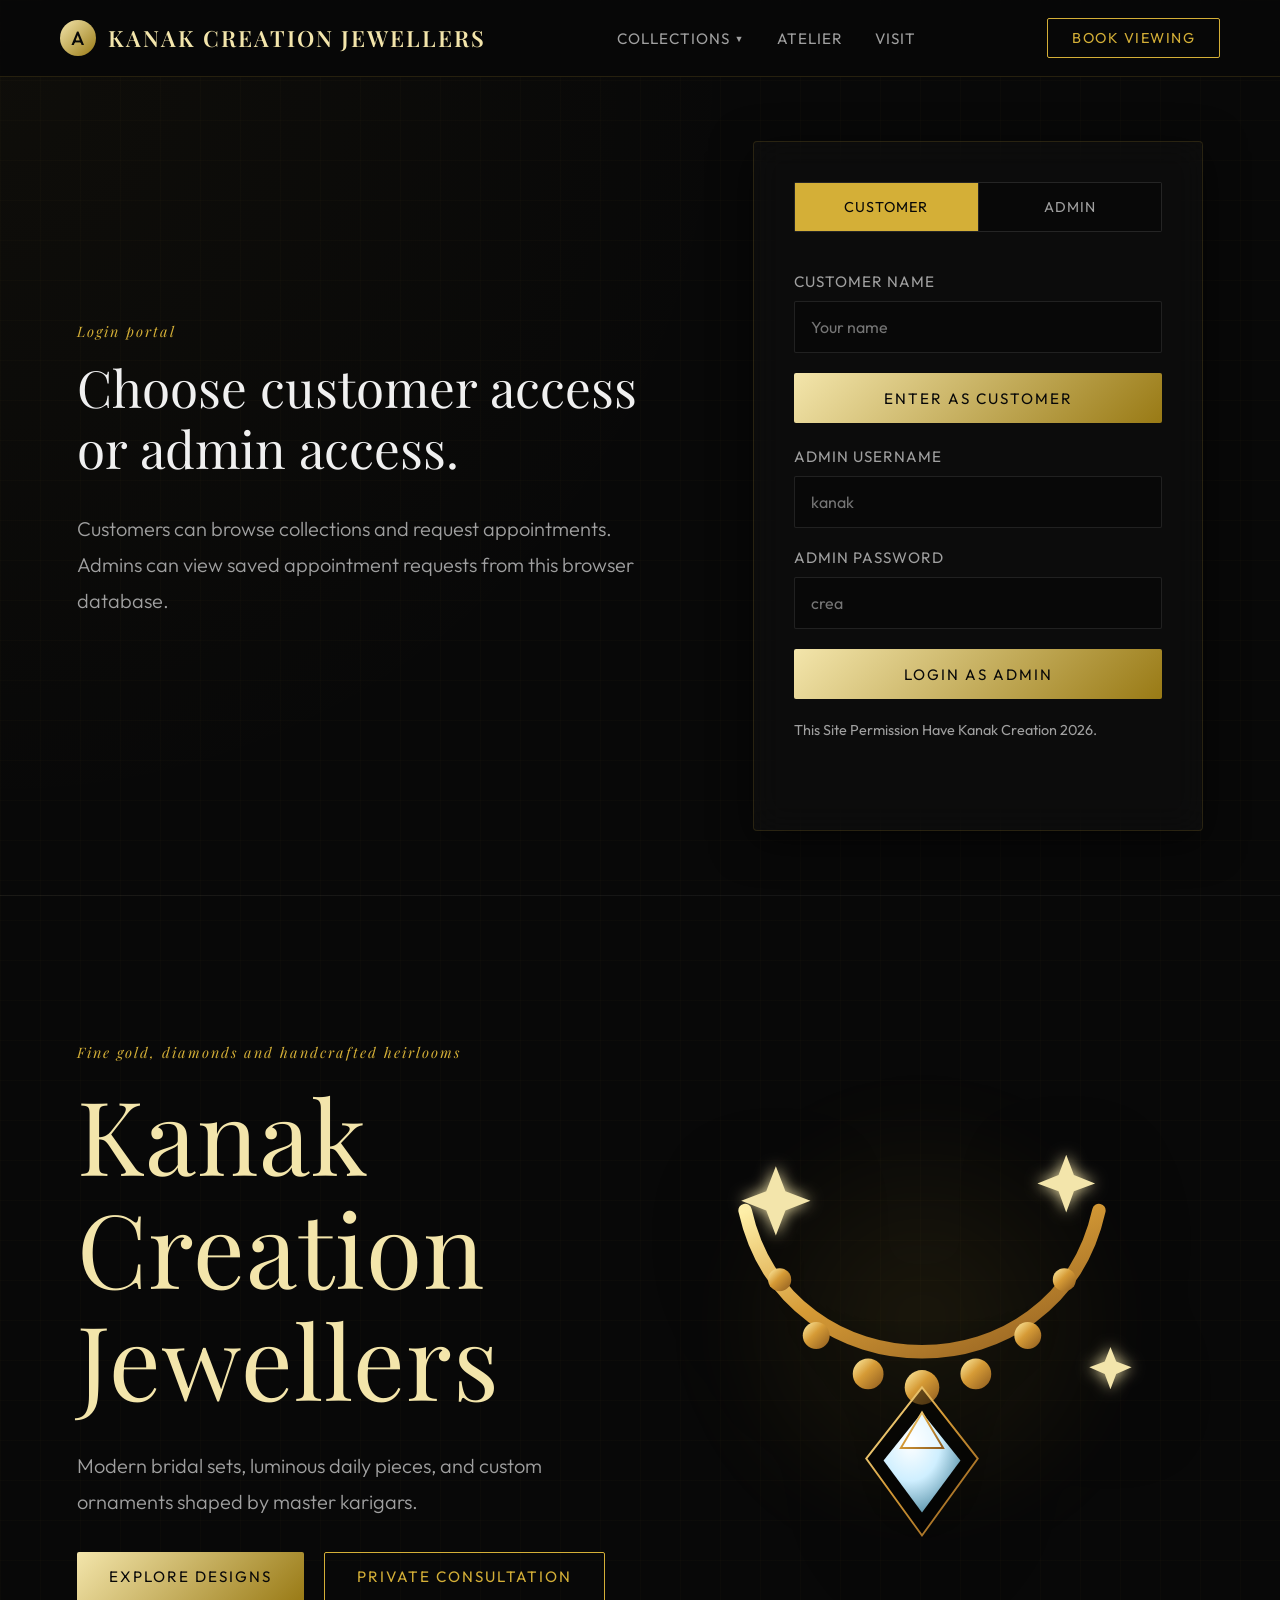
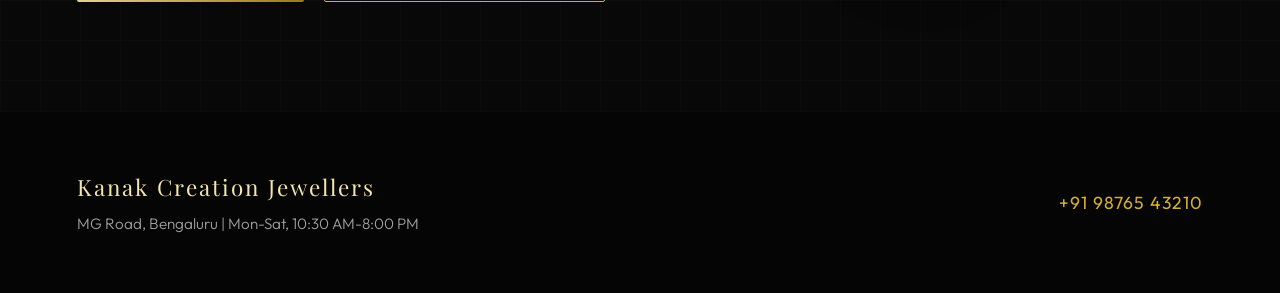
<file: index.html>
<!doctype html>
<html lang="en">

<head>
  <meta charset="UTF-8" />
  <meta name="viewport" content="width=device-width, initial-scale=1.0" />
  <title>Home - Kanak Creation Jewellers</title>
  <link rel="preconnect" href="https://fonts.googleapis.com">
  <link rel="preconnect" href="https://fonts.gstatic.com" crossorigin>
  <link
    href="https://fonts.googleapis.com/css2?family=Outfit:wght@300;400;500;600&family=Playfair+Display:ital,wght@0,400;0,600;0,700;1,400&display=swap"
    rel="stylesheet">
  <link rel="stylesheet" href="kanakcreation.css" />
</head>

<body>
  <header class="site-header">
    <button class="menu-toggle" id="mobileMenuToggle" aria-label="Toggle menu">&#9776;</button>
    <a class="brand" href="index.html" aria-label="Kanak Creation Jewellers home">
      <span class="brand-mark">A</span>
      <span>Kanak Creation Jewellers</span>
    </a>
    <nav class="nav" id="mainNav" aria-label="Primary navigation">
      <div class="dropdown">
        <a href="#" class="dropdown-toggle" id="collectionsDropdown">Collections</a>
        <div class="dropdown-menu">
          <a href="collections.html">All Collections</a>
          <a href="collections.html#newArrivals">New Arrivals</a>
          <a href="collections.html#collections">Curated</a>
          <a href="collections.html#Ansh">Segment Of Ring</a>
        </div>
      </div>
      <a href="atelier.html">Atelier</a>
      <a href="#visit">Visit</a>
    </nav>
    <a class="header-action" href="appointment.html">Book Viewing</a>
    <button class="logout-action" id="logoutButton" type="button">Logout</button>
  </header>

  <main id="home">
    <section class="login-portal" id="loginPortal">
      <div class="login-copy">
        <p class="eyebrow">Login portal</p>
        <h2>Choose customer access or admin access.</h2>
        <p class="hero-text">
          Customers can browse collections and request appointments. Admins can view saved appointment requests from
          this browser database.
        </p>
      </div>
      <div class="login-card">
        <div class="role-tabs" aria-label="Login role">
          <button class="role-tab is-active" id="customerTab" type="button">Customer</button>
          <button class="role-tab" id="adminTab" type="button">Admin</button>
        </div>

        <form class="portal-form" id="customerLoginForm">
          <label>
            Customer Name
            <input name="customerName" type="text" placeholder="Your name" required />
          </label>
          <button class="button primary" type="submit">Enter as Customer</button>
        </form>

        <form class="portal-form" id="adminLoginForm" hidden>
          <label>
            Admin Username
            <input name="adminUser" type="text" placeholder="kanak" required />
          </label>
          <label>
            Admin Password
            <input name="adminPassword" type="password" placeholder="crea" required />
          </label>
          <button class="button primary" type="submit">Login as Admin</button>
          <p class="portal-note">This Site Permission Have Kanak Creation 2026.</p>
        </form>

        <p class="portal-status" id="portalStatus" role="status" aria-live="polite"></p>
      </div>
    </section>

    <section class="hero" aria-label="Luxury jewellery showcase">
      <div class="hero-copy">
        <p class="eyebrow">Fine gold, diamonds and handcrafted heirlooms</p>
        <h1>Kanak Creation Jewellers</h1>
        <p class="hero-text">
          Modern bridal sets, luminous daily pieces, and custom ornaments shaped by master karigars.
        </p>
        <div class="hero-actions">
          <a class="button primary" href="collections.html">Explore Designs</a>
          <a class="button secondary" href="appointment.html">Private Consultation</a>
        </div>
      </div>

      <div class="hero-art" aria-hidden="true">
        <div class="halo"></div>
        <svg class="necklace" viewBox="0 0 520 520">
          <defs>
            <linearGradient id="gold" x1="0" y1="0" x2="1" y2="1">
              <stop offset="0" stop-color="#fff0a9" />
              <stop offset="0.44" stop-color="#d69b36" />
              <stop offset="1" stop-color="#8c5a1e" />
            </linearGradient>
            <linearGradient id="ruby" x1="0" y1="0" x2="1" y2="1">
              <stop offset="0" stop-color="#ff9aa8" />
              <stop offset="0.5" stop-color="#b11635" />
              <stop offset="1" stop-color="#510a18" />
            </linearGradient>
            <radialGradient id="diamond" cx="35%" cy="30%" r="70%">
              <stop offset="0" stop-color="#ffffff" />
              <stop offset="0.55" stop-color="#cfefff" />
              <stop offset="1" stop-color="#6aa0b6" />
            </radialGradient>
          </defs>
          <path class="chain" d="M76 144 C120 340 400 340 444 144" />
          <g class="beads">
            <circle cx="112" cy="216" r="12" />
            <circle cx="150" cy="274" r="14" />
            <circle cx="204" cy="314" r="16" />
            <circle cx="260" cy="328" r="18" />
            <circle cx="316" cy="314" r="16" />
            <circle cx="370" cy="274" r="14" />
            <circle cx="408" cy="216" r="12" />
          </g>
          <g class="pendant">
            <path d="M260 328 L318 402 L260 482 L202 402 Z" />
            <path class="gem" d="M260 354 L300 404 L260 458 L220 404 Z" />
            <path class="shine" d="M238 391 L260 354 L282 391 Z" />
          </g>
          <g class="sparkles">
            <path d="M108 98 L118 124 L144 134 L118 144 L108 170 L98 144 L72 134 L98 124 Z" />
            <path d="M410 86 L418 107 L440 116 L418 124 L410 146 L402 124 L380 116 L402 107 Z" />
            <path d="M456 286 L462 301 L478 307 L462 314 L456 330 L450 314 L434 307 L450 301 Z" />
          </g>
        </svg>
      </div>
    </section>

  </main>

  <footer id="visit" class="site-footer">
    <div>
      <strong>Kanak Creation Jewellers</strong>
      <p>MG Road, Bengaluru | Mon-Sat, 10:30 AM-8:00 PM</p>
    </div>
    <a href="tel:+919876543210">+91 98765 43210</a>
  </footer>

  <script>
    const customerTab = document.getElementById("customerTab");
    const adminTab = document.getElementById("adminTab");
    const customerLoginForm = document.getElementById("customerLoginForm");
    const adminLoginForm = document.getElementById("adminLoginForm");
    const portalStatus = document.getElementById("portalStatus");
    const logoutButton = document.getElementById("logoutButton");

    let currentRole = localStorage.getItem("auroraRole") || "";

    function checkExistingLogin() {
      if (currentRole === "admin") {
        window.location.href = "admin.html";
      } else if (currentRole === "customer") {
        document.body.classList.add("customer-mode");
      }
    }

    function switchLoginTab(role) {
      const isAdmin = role === "admin";
      customerTab.classList.toggle("is-active", !isAdmin);
      adminTab.classList.toggle("is-active", isAdmin);
      customerLoginForm.hidden = isAdmin;
      adminLoginForm.hidden = !isAdmin;
      portalStatus.classList.remove("is-error");
      portalStatus.textContent = "";
    }

    customerTab.addEventListener("click", () => switchLoginTab("customer"));
    adminTab.addEventListener("click", () => switchLoginTab("admin"));

    customerLoginForm.addEventListener("submit", (event) => {
      event.preventDefault();
      const formData = new FormData(customerLoginForm);
      localStorage.setItem("auroraCustomerName", formData.get("customerName").trim());
      localStorage.setItem("auroraRole", "customer");
      window.location.href = "collections.html";
    });

    adminLoginForm.addEventListener("submit", (event) => {
      event.preventDefault();
      const formData = new FormData(adminLoginForm);
      const username = formData.get("adminUser").trim();
      const password = formData.get("adminPassword");

      if (username === "admin" && password === "An123") {
        localStorage.setItem("auroraRole", "admin");
        window.location.href = "admin.html";
        return;
      }

      portalStatus.classList.add("is-error");
      portalStatus.textContent = "Invalid admin username or password.";
    });

    logoutButton.addEventListener("click", () => {
      localStorage.removeItem("auroraRole");
      currentRole = "";
      document.body.classList.remove("customer-mode");
      switchLoginTab("customer");
    });

    // Mobile Menu & Dropdown logic
    const mobileMenuToggle = document.getElementById("mobileMenuToggle");
    const mainNav = document.getElementById("mainNav");
    if (mobileMenuToggle && mainNav) {
      mobileMenuToggle.addEventListener("click", () => {
        mainNav.classList.toggle("is-open");
      });
    }

    const collectionsDropdown = document.getElementById("collectionsDropdown");
    if (collectionsDropdown) {
      collectionsDropdown.addEventListener("click", (e) => {
        if (window.innerWidth <= 960) {
          e.preventDefault();
          collectionsDropdown.parentElement.classList.toggle("is-active");
        }
      });
    }

    checkExistingLogin();
  </script>
</body>

</html>
</file>
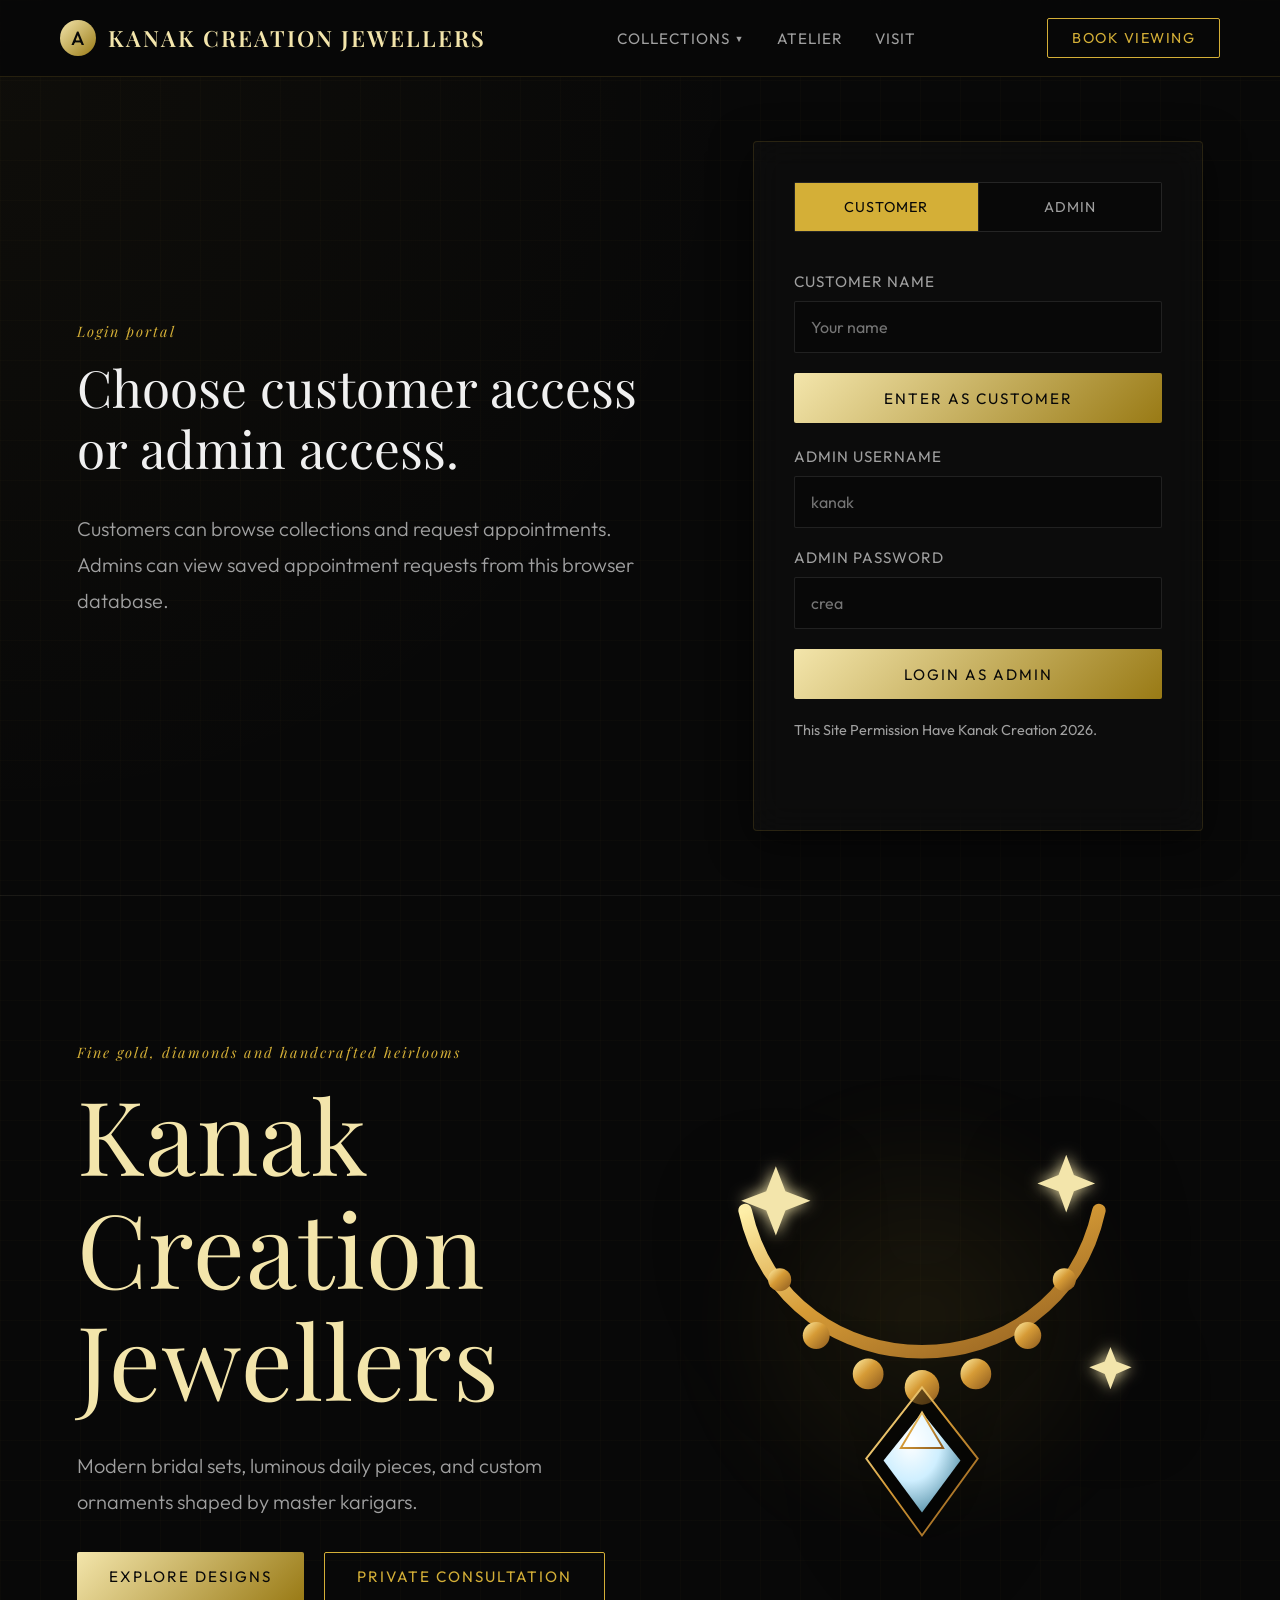
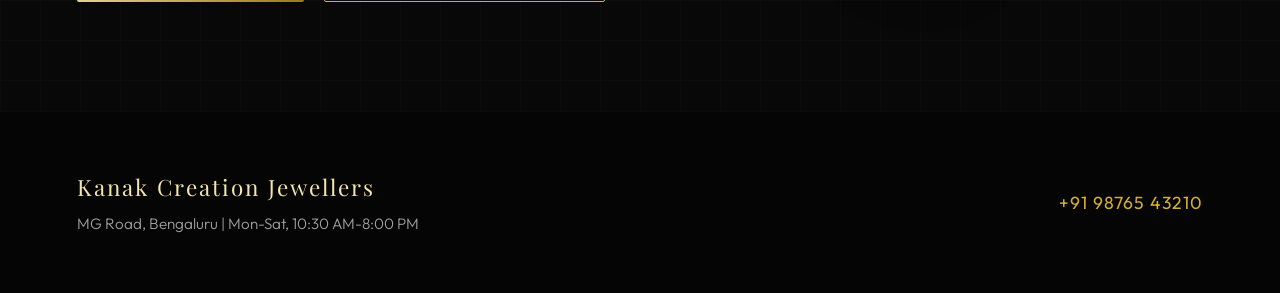
<file: admin.html>
<!doctype html>
<html lang="en">

<head>
  <meta charset="UTF-8" />
  <meta name="viewport" content="width=device-width, initial-scale=1.0" />
  <title>Admin Dashboard - Kanak Creation Jewellers</title>
  <link rel="preconnect" href="https://fonts.googleapis.com">
  <link rel="preconnect" href="https://fonts.gstatic.com" crossorigin>
  <link
    href="https://fonts.googleapis.com/css2?family=Outfit:wght@300;400;500;600&family=Playfair+Display:ital,wght@0,400;0,600;0,700;1,400&display=swap"
    rel="stylesheet">
  <link rel="stylesheet" href="kanakcreation.css" />
  <style>
    .admin-dashboard {
      padding: clamp(80px, 10vw, 120px) clamp(20px, 6vw, 80px);
      min-height: 70vh;
    }

    .dashboard-header {
      margin-bottom: 40px;
    }
  </style>
</head>

<body>
  <header class="site-header">
    <button class="menu-toggle" id="mobileMenuToggle" aria-label="Toggle menu">&#9776;</button>
    <a class="brand" href="index.html" aria-label="Kanak Creation Jewellers home">
      <span class="brand-mark">A</span>
      <span>Kanak Creation Jewellers</span>
    </a>
    <nav class="nav" id="mainNav" aria-label="Primary navigation">
      <div class="dropdown">
        <a href="collections.html" class="dropdown-toggle" id="collectionsDropdown">Collections</a>
        <div class="dropdown-menu">
          <a href="collections.html">All Collections</a>
          <a href="collections.html#newArrivals">New Arrivals</a>
          <a href="collections.html#collections">Curated</a>
          <a href="collections.html#Ansh">Segment Of Ring</a>
        </div>
      </div>
      <a href="atelier.html">Atelier</a>
      <a href="#visit">Visit</a>
      <a href="admin.html" id="navAdminLink" style="display: inline; color: var(--accent-gold);">Dashboard</a>
    </nav>
    <a class="header-action" href="appointment.html">Book Viewing</a>
    <button class="logout-action" id="logoutButton" type="button" style="display: inline-flex;">Logout</button>
  </header>

  <main>
    <section class="admin-dashboard">
      <div class="dashboard-header">
        <p class="eyebrow">Admin Dashboard</p>
        <h2>Manage Appointment Requests</h2>
      </div>

      <div class="dashboard-stats">
        <div class="stat-card">
          <p class="stat-title">Annual Sales Target</p>
          <div class="stat-value">₹2.00 Cr</div>
          <div class="progress-track">
            <div class="progress-fill" id="goalProgressFill" style="width: 45%;"></div>
          </div>
          <p class="stat-subtitle" id="goalSubtitle">₹90L achieved &mdash; 45% of goal</p>

          <form class="goal-form" id="goalForm"
            style="margin-top: 24px; display: flex; gap: 12px; align-items: center;">
            <input type="number" id="goalInput" placeholder="Add amount in ₹ (e.g. 50000)" required
              style="min-height: 40px; font-size: 0.9rem;" />
            <button class="small-button" type="submit">Add</button>
            <button class="small-button" type="button" id="resetGoalBtn"
              style="border-color: var(--error); color: var(--error);">Reset</button>
          </form>
        </div>
      </div>

      <div class="saved-requests">
        <div class="saved-requests-header">
          <h3>Saved Requests</h3>
          <button class="small-button" id="refreshRequests" type="button">Refresh Data</button>
        </div>
        <ul class="request-list" id="requestList"></ul>
      </div>

      <div class="saved-requests" style="margin-top: 40px;">
        <div class="saved-requests-header">
          <h3>Manage Categories</h3>
          <button class="small-button" id="refreshCategories" type="button">Refresh Categories</button>
        </div>
        <form class="goal-form" id="addCategoryForm"
          style="margin-top: 24px; display: flex; gap: 12px; align-items: center;">
          <input type="text" id="categoryNameInput" placeholder="New Category Name (e.g. Bridal Specials)" required
            style="min-height: 40px; font-size: 0.9rem; flex: 1;" />
          <button class="small-button" style="background-color: var(--accent-gold); color: white; border: none;"
            type="submit">Add Category</button>
        </form>
        <p class="form-status" id="categoryFormStatus" role="status" aria-live="polite" style="margin-top: 10px;"></p>
        <ul class="request-list" id="categoryList" style="margin-top: 20px;"></ul>
      </div>

      <div class="saved-requests" style="margin-top: 40px;">
        <div class="saved-requests-header">
          <h3>Add New Product (Collection)</h3>
        </div>
        <form class="booking-form" id="addProductForm" style="padding: 20px 0 0 0;">
          <label>
            Product Name
            <input name="productName" type="text" placeholder="e.g. Gold Necklace" required />
          </label>
          <label>
            Category
            <select name="category" id="productCategorySelect" required>
              <option value="newArrivals">New Arrivals</option>
              <option value="collections">Curated Collections</option>
              <option value="Ansh">Segment Of Ring</option>
            </select>
          </label>
          <label>
            Image URL
            <input name="imageUrl" type="url" placeholder="https://..." required />
          </label>
          <label>
            Weight (in grams)
            <input name="weight" type="number" step="0.01" placeholder="e.g. 15.5" required />
          </label>
          <button class="button primary" type="submit">Save Product</button>
          <p class="form-status" id="productFormStatus" role="status" aria-live="polite"></p>
        </form>
      </div>

      <div class="saved-requests" style="margin-top: 40px;">
        <div class="saved-requests-header">
          <h3>Manage Added Products</h3>
          <button class="small-button" id="refreshProducts" type="button">Refresh Products</button>
        </div>
        <ul class="request-list" id="productList"></ul>
      </div>
    </section>
  </main>

  <footer id="visit" class="site-footer">
    <div>
      <strong>Kanak Creation Jewellers</strong>
      <p>MG Road, Bengaluru | Mon-Sat, 10:30 AM-8:00 PM</p>
    </div>
    <a href="tel:+919876543210">+91 98765 43210</a>
  </footer>

  <script>
    // Mobile Menu & Dropdown logic
    const mobileMenuToggle = document.getElementById("mobileMenuToggle");
    const mainNav = document.getElementById("mainNav");
    if (mobileMenuToggle && mainNav) {
      mobileMenuToggle.addEventListener("click", () => {
        mainNav.classList.toggle("is-open");
      });
    }

    const collectionsDropdown = document.getElementById("collectionsDropdown");
    if (collectionsDropdown) {
      collectionsDropdown.addEventListener("click", (e) => {
        if (window.innerWidth <= 960) {
          e.preventDefault();
          collectionsDropdown.parentElement.classList.toggle("is-active");
        }
      });
    }

    const currentRole = localStorage.getItem("auroraRole");
    if (currentRole !== "admin") {
      window.location.href = "index.html";
    }

    document.getElementById("logoutButton").addEventListener("click", () => {
      localStorage.removeItem("auroraRole");
      window.location.href = "index.html";
    });

    const requestList = document.getElementById("requestList");
    const refreshRequests = document.getElementById("refreshRequests");
    const addProductForm = document.getElementById("addProductForm");
    const productFormStatus = document.getElementById("productFormStatus");

    const databaseName = "auroraJewellers";
    const storeName = "appointments";
    const productsStoreName = "products";
    const categoriesStoreName = "categories";

    function openDatabase() {
      return new Promise((resolve, reject) => {
        const request = indexedDB.open(databaseName, 4);

        request.onupgradeneeded = () => {
          const database = request.result;
          if (!database.objectStoreNames.contains(storeName)) {
            database.createObjectStore(storeName, { keyPath: "id", autoIncrement: true });
          }
          if (!database.objectStoreNames.contains(productsStoreName)) {
            database.createObjectStore(productsStoreName, { keyPath: "id", autoIncrement: true });
          }
          if (!database.objectStoreNames.contains(categoriesStoreName)) {
            database.createObjectStore(categoriesStoreName, { keyPath: "id" });
          }
        };

        request.onsuccess = () => resolve(request.result);
        request.onerror = () => reject(request.error);
      });
    }

    async function getAppointments() {
      const database = await openDatabase();

      return new Promise((resolve, reject) => {
        const transaction = database.transaction(storeName, "readonly");
        const store = transaction.objectStore(storeName);
        const request = store.getAll();

        request.onsuccess = () => {
          database.close();
          resolve(request.result.reverse());
        };
        request.onerror = () => {
          database.close();
          reject(request.error);
        };
      });
    }

    function formatAppointmentDate(value) {
      return new Intl.DateTimeFormat("en-IN", {
        dateStyle: "medium",
        timeStyle: "short",
      }).format(new Date(value));
    }

    async function renderAppointments() {
      try {
        const appointments = await getAppointments();
        requestList.innerHTML = "";

        if (appointments.length === 0) {
          requestList.innerHTML = '<li class="empty-requests">No saved appointment requests yet.</li>';
          return;
        }

        appointments.forEach((appointment) => {
          const item = document.createElement("li");
          item.className = "request-item";
          item.innerHTML = `
              <strong>${appointment.name}</strong>
              <span class="request-meta">${appointment.occasion}</span>
              <span class="request-meta">${appointment.phone}</span>
              <span class="request-meta">${formatAppointmentDate(appointment.createdAt)}</span>
            `;
          requestList.appendChild(item);
        });
      } catch (error) {
        requestList.innerHTML = '<li class="empty-requests">Unable to load saved requests.</li>';
      }
    }

    refreshRequests.addEventListener("click", renderAppointments);

    // Product Logic
    const productList = document.getElementById("productList");
    const refreshProducts = document.getElementById("refreshProducts");

    async function getProducts() {
      const database = await openDatabase();
      return new Promise((resolve, reject) => {
        const transaction = database.transaction(productsStoreName, "readonly");
        const store = transaction.objectStore(productsStoreName);
        const request = store.getAll();
        request.onsuccess = () => {
          database.close();
          resolve(request.result.reverse());
        };
        request.onerror = () => {
          database.close();
          reject(request.error);
        };
      });
    }

    async function deleteProduct(id) {
      if (!confirm("Are you sure you want to remove this product?")) return;
      const database = await openDatabase();
      return new Promise((resolve, reject) => {
        const transaction = database.transaction(productsStoreName, "readwrite");
        const store = transaction.objectStore(productsStoreName);
        const request = store.delete(id);
        request.onsuccess = () => {
          database.close();
          resolve();
          renderProducts(); // Refresh list after deletion
        };
        request.onerror = () => {
          database.close();
          reject(request.error);
        };
      });
    }

    async function renderProducts() {
      if (!productList) return;
      try {
        const products = await getProducts();
        productList.innerHTML = "";

        if (products.length === 0) {
          productList.innerHTML = '<li class="empty-requests">No products added yet.</li>';
          return;
        }

        products.forEach((product) => {
          const item = document.createElement("li");
          item.className = "request-item";
          item.style.display = "flex";
          item.style.justifyContent = "space-between";
          item.style.alignItems = "center";

          const infoDiv = document.createElement("div");

          let categoryName = product.category;
          if (productCategorySelect) {
            const option = productCategorySelect.querySelector(`option[value="${product.category}"]`);
            if (option) categoryName = option.textContent;
          }

          infoDiv.innerHTML = `
            <strong>${product.name}</strong>
            <span class="request-meta">Category: ${categoryName}</span>
            <span class="request-meta">Weight: ${product.weight}g</span>
            <span class="request-meta">Added: ${formatAppointmentDate(product.createdAt)}</span>
          `;

          const deleteBtn = document.createElement("button");
          deleteBtn.className = "small-button";
          deleteBtn.style.borderColor = "var(--error)";
          deleteBtn.style.color = "var(--error)";
          deleteBtn.textContent = "Remove";
          deleteBtn.addEventListener("click", () => deleteProduct(product.id));

          item.appendChild(infoDiv);
          item.appendChild(deleteBtn);

          productList.appendChild(item);
        });
      } catch (error) {
        productList.innerHTML = '<li class="empty-requests">Unable to load products.</li>';
      }
    }

    if (refreshProducts) refreshProducts.addEventListener("click", renderProducts);

    async function saveProduct(product) {
      const database = await openDatabase();
      return new Promise((resolve, reject) => {
        const transaction = database.transaction(productsStoreName, "readwrite");
        const store = transaction.objectStore(productsStoreName);
        store.add(product);
        transaction.oncomplete = () => { database.close(); resolve(); };
        transaction.onerror = () => { database.close(); reject(transaction.error); };
      });
    }

    addProductForm.addEventListener("submit", async (e) => {
      e.preventDefault();
      productFormStatus.classList.remove("is-error");
      productFormStatus.textContent = "Saving product...";

      const formData = new FormData(addProductForm);
      const product = {
        name: formData.get("productName").trim(),
        category: formData.get("category"),
        imageUrl: formData.get("imageUrl").trim(),
        weight: parseFloat(formData.get("weight")),
        createdAt: new Date().toISOString()
      };

      try {
        await saveProduct(product);
        addProductForm.reset();
        productFormStatus.textContent = "Product successfully saved!";
        renderProducts();
      } catch (error) {
        productFormStatus.classList.add("is-error");
        productFormStatus.textContent = "Failed to save product.";
      }
    });

    // Goal Logic
    const goalForm = document.getElementById("goalForm");
    const goalInput = document.getElementById("goalInput");
    const goalProgressFill = document.getElementById("goalProgressFill");
    const goalSubtitle = document.getElementById("goalSubtitle");
    const GOAL_TARGET = 20000000; // 2 Cr

    function formatIndianCurrency(num) {
      if (num >= 10000000) return "₹" + (num / 10000000).toFixed(2) + " Cr";
      if (num >= 100000) return "₹" + (num / 100000).toFixed(2) + "L";
      return "₹" + num.toLocaleString("en-IN");
    }

    function renderGoal() {
      let achieved = parseInt(localStorage.getItem("auroraGoalAchieved")) || 0;
      let percentage = Math.min((achieved / GOAL_TARGET) * 100, 100).toFixed(1);

      goalProgressFill.style.width = percentage + "%";
      goalSubtitle.innerHTML = `${formatIndianCurrency(achieved)} achieved &mdash; ${percentage}% of goal`;
    }

    goalForm.addEventListener("submit", (e) => {
      e.preventDefault();
      const addAmount = parseInt(goalInput.value);
      if (!isNaN(addAmount)) {
        let current = parseInt(localStorage.getItem("auroraGoalAchieved")) || 0;
        localStorage.setItem("auroraGoalAchieved", current + addAmount);
        goalInput.value = "";
        renderGoal();
      }
    });

    document.getElementById("resetGoalBtn").addEventListener("click", () => {
      if (confirm("Reset the sales goal progress to zero?")) {
        localStorage.setItem("auroraGoalAchieved", 0);
        renderGoal();
      }
    });

    // Category Logic
    const categoryList = document.getElementById("categoryList");
    const refreshCategories = document.getElementById("refreshCategories");
    const addCategoryForm = document.getElementById("addCategoryForm");
    const categoryNameInput = document.getElementById("categoryNameInput");
    const categoryFormStatus = document.getElementById("categoryFormStatus");
    const productCategorySelect = document.getElementById("productCategorySelect");

    function generateCategoryId(name) {
      return name.trim().toLowerCase().replace(/[^a-z0-9]+/g, '-');
    }

    async function getCategories() {
      const database = await openDatabase();
      return new Promise((resolve, reject) => {
        const transaction = database.transaction(categoriesStoreName, "readonly");
        const store = transaction.objectStore(categoriesStoreName);
        const request = store.getAll();
        request.onsuccess = () => { database.close(); resolve(request.result); };
        request.onerror = () => { database.close(); reject(request.error); };
      });
    }

    async function deleteCategory(id) {
      if (!confirm("Are you sure you want to remove this category? Products in this category will no longer appear on the collections page.")) return;
      const database = await openDatabase();
      return new Promise((resolve, reject) => {
        const transaction = database.transaction(categoriesStoreName, "readwrite");
        const store = transaction.objectStore(categoriesStoreName);
        const request = store.delete(id);
        request.onsuccess = () => {
          database.close();
          resolve();
          renderCategories();
        };
        request.onerror = () => {
          database.close();
          reject(request.error);
        };
      });
    }

    async function saveCategory(category) {
      const database = await openDatabase();
      return new Promise((resolve, reject) => {
        const transaction = database.transaction(categoriesStoreName, "readwrite");
        const store = transaction.objectStore(categoriesStoreName);
        store.put(category);
        transaction.oncomplete = () => { database.close(); resolve(); };
        transaction.onerror = () => { database.close(); reject(transaction.error); };
      });
    }

    async function renderCategories() {
      if (!categoryList) return;
      try {
        const categories = await getCategories();

        const defaultOptions = `
          <option value="newArrivals">New Arrivals</option>
          <option value="collections">Curated Collections</option>
          <option value="Ansh">Segment Of Ring</option>
        `;
        productCategorySelect.innerHTML = defaultOptions;
        categoryList.innerHTML = "";

        if (categories.length === 0) {
          categoryList.innerHTML = '<li class="empty-requests">No custom categories added yet.</li>';
          return;
        }

        categories.forEach((cat) => {
          const option = document.createElement("option");
          option.value = cat.id;
          option.textContent = cat.name;
          productCategorySelect.appendChild(option);

          const item = document.createElement("li");
          item.className = "request-item";
          item.style.display = "flex";
          item.style.justifyContent = "space-between";
          item.style.alignItems = "center";

          const infoDiv = document.createElement("div");
          infoDiv.innerHTML = `<strong>${cat.name}</strong>`;

          const deleteBtn = document.createElement("button");
          deleteBtn.className = "small-button";
          deleteBtn.style.borderColor = "var(--error)";
          deleteBtn.style.color = "var(--error)";
          deleteBtn.textContent = "Remove";
          deleteBtn.addEventListener("click", () => deleteCategory(cat.id));

          item.appendChild(infoDiv);
          item.appendChild(deleteBtn);
          categoryList.appendChild(item);
        });
      } catch (error) {
        categoryList.innerHTML = '<li class="empty-requests">Unable to load categories.</li>';
      }
    }

    if (refreshCategories) refreshCategories.addEventListener("click", renderCategories);

    if (addCategoryForm) {
      addCategoryForm.addEventListener("submit", async (e) => {
        e.preventDefault();
        categoryFormStatus.classList.remove("is-error");
        categoryFormStatus.textContent = "Saving category...";

        const name = categoryNameInput.value.trim();
        const id = generateCategoryId(name);
        const category = { id, name, createdAt: new Date().toISOString() };

        try {
          await saveCategory(category);
          addCategoryForm.reset();
          categoryFormStatus.textContent = "Category successfully saved!";
          await renderCategories();
        } catch (error) {
          categoryFormStatus.classList.add("is-error");
          categoryFormStatus.textContent = "Failed to save category.";
        }
      });
    }

    // Initial render
    renderAppointments();
    renderGoal();
    renderCategories().then(() => renderProducts());
  </script>
</body>

</html>
</file>
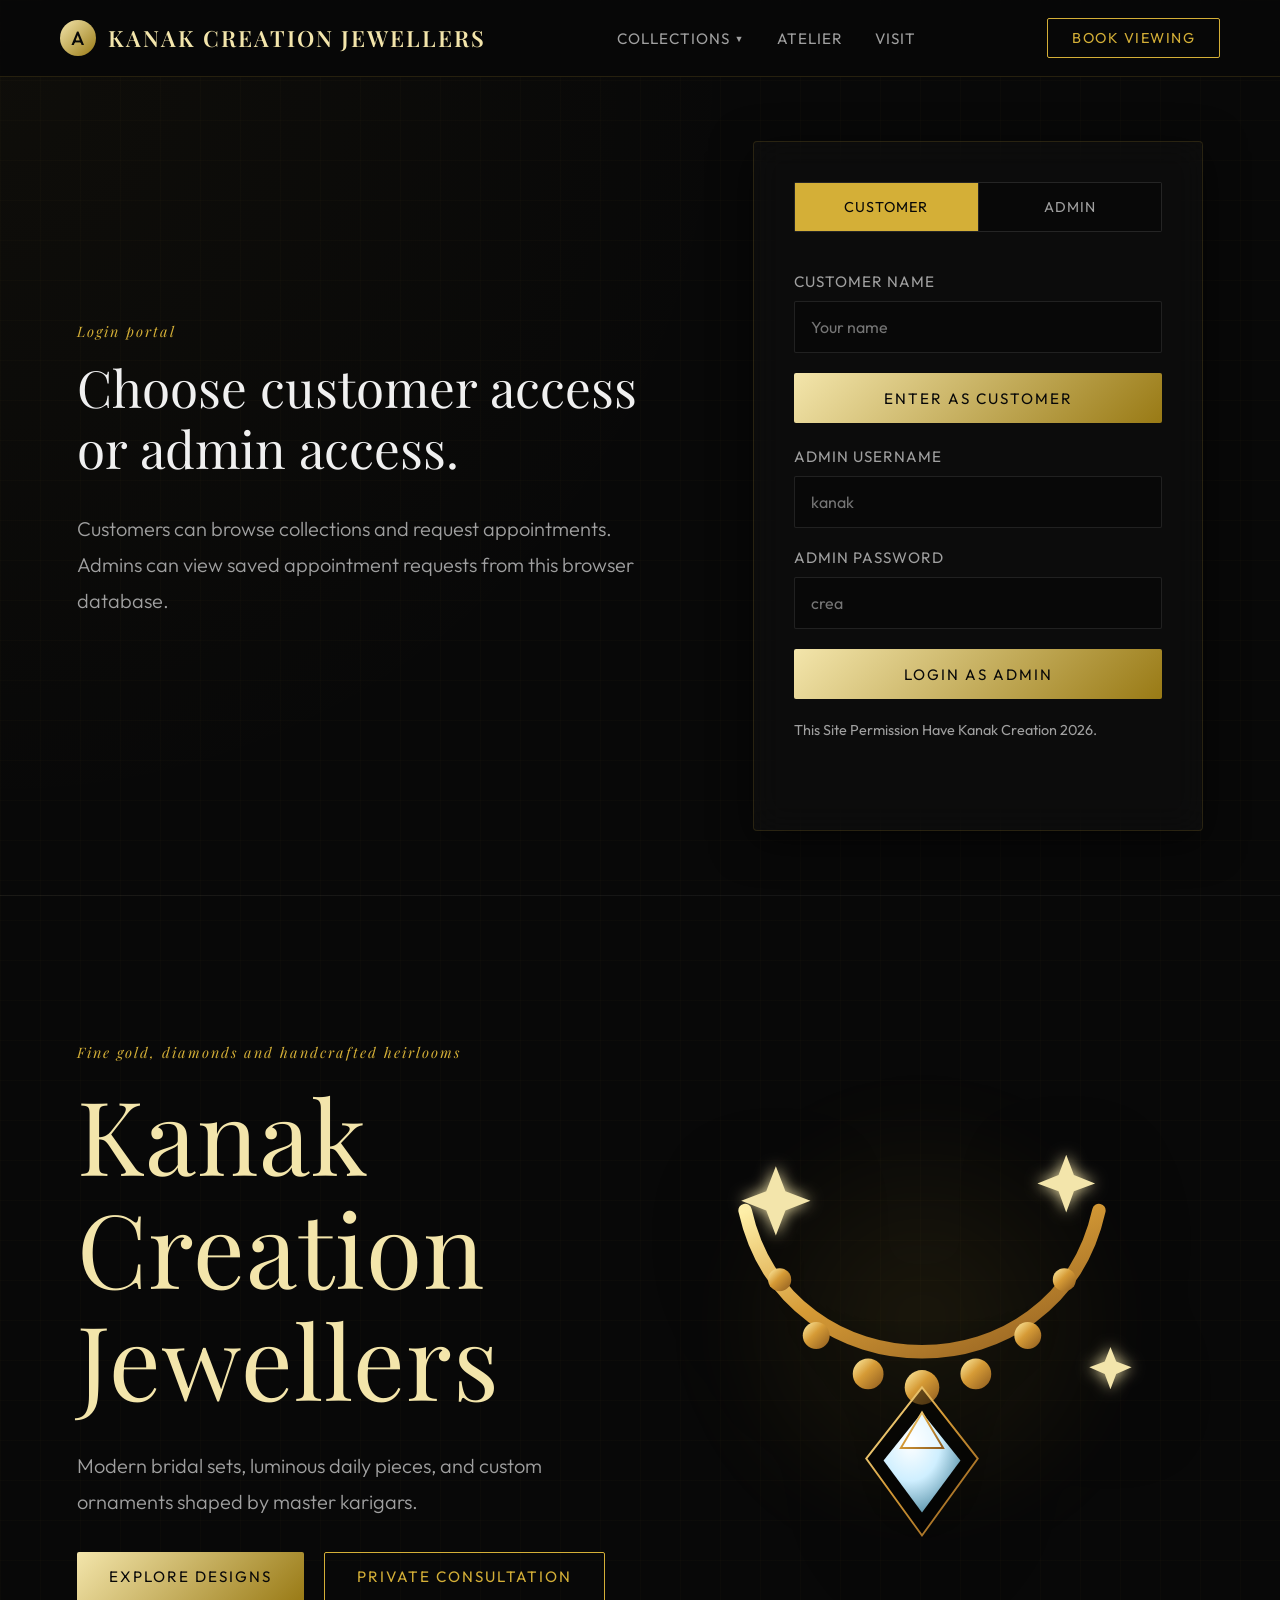
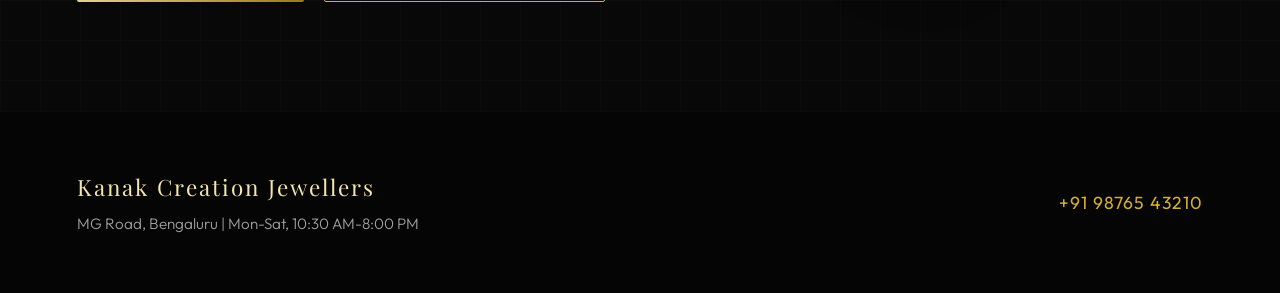
<file: appointment.html>
<!doctype html>
<html lang="en">

<head>
  <meta charset="UTF-8" />
  <meta name="viewport" content="width=device-width, initial-scale=1.0" />
  <title>Book Appointment - Kanak Creation Jewellers</title>
  <link rel="preconnect" href="https://fonts.googleapis.com">
  <link rel="preconnect" href="https://fonts.gstatic.com" crossorigin>
  <link
    href="https://fonts.googleapis.com/css2?family=Outfit:wght@300;400;500;600&family=Playfair+Display:ital,wght@0,400;0,600;0,700;1,400&display=swap"
    rel="stylesheet">
  <link rel="stylesheet" href="kanakcreation.css" />
</head>

<body>
  <header class="site-header">
    <a class="brand" href="index.html" aria-label="Kanak Creation Jewellers home">
      <span class="brand-mark">A</span>
      <span>Kanak Creation Jewellers</span>
    </a>
    <nav class="nav" aria-label="Primary navigation">
      <a href="collections.html">Collections</a>
      <a href="atelier.html">Atelier</a>
      <a href="#visit">Visit</a>
      <a href="admin.html" id="navAdminLink" style="display: none; color: var(--accent-gold);">Dashboard</a>
    </nav>
    <a class="header-action" href="appointment.html">Book Viewing</a>
    <button class="logout-action" id="logoutButton" type="button" style="display: inline-flex;">Logout</button>
  </header>

  <main>
    <section id="appointment" class="appointment">
      <div>
        <p class="eyebrow">Private viewing</p>
        <h2>Try the collection in a calm appointment room.</h2>
      </div>
      <div class="appointment-panel">
        <form class="booking-form" id="appointmentForm">
          <label>
            Name
            <input name="name" type="text" placeholder="Your name" required />
          </label>
          <label>
            Occasion
            <select name="occasion" required>
              <option>Bridal consultation</option>
              <option>Custom design</option>
              <option>Gold jewellery</option>
              <option>Repair or redesign</option>
            </select>
          </label>
          <label>
            Phone
            <input name="phone" type="tel" placeholder="+91 98765 43210" required />
          </label>
          <button class="button primary" type="submit">Request Appointment</button>
          <p class="form-status" id="formStatus" role="status" aria-live="polite"></p>
        </form>
      </div>
    </section>
  </main>

  <footer id="visit" class="site-footer">
    <div>
      <strong>Kanak Creation Jewellers</strong>
      <p>MG Road, Bengaluru | Mon-Sat, 10:30 AM-8:00 PM</p>
    </div>
    <a href="tel:+919876543210">+91 98765 43210</a>
  </footer>

  <script>
    const currentRole = localStorage.getItem("auroraRole");
    if (currentRole !== "customer" && currentRole !== "admin") {
      window.location.href = "index.html";
    }
    if (currentRole === "admin") {
      document.getElementById("navAdminLink").style.display = "inline";
    }

    document.getElementById("logoutButton").addEventListener("click", () => {
      localStorage.removeItem("auroraRole");
      window.location.href = "index.html";
    });

    const appointmentForm = document.getElementById("appointmentForm");
    const formStatus = document.getElementById("formStatus");
    const databaseName = "auroraJewellers";
    const storeName = "appointments";

    function openAppointmentDatabase() {
      return new Promise((resolve, reject) => {
        const request = indexedDB.open(databaseName, 4);

        request.onupgradeneeded = () => {
          const database = request.result;
          if (!database.objectStoreNames.contains(storeName)) {
            database.createObjectStore(storeName, { keyPath: "id", autoIncrement: true });
          }
          if (!database.objectStoreNames.contains("products")) {
            database.createObjectStore("products", { keyPath: "id", autoIncrement: true });
          }
          if (!database.objectStoreNames.contains("categories")) {
            database.createObjectStore("categories", { keyPath: "id" });
          }
        };

        request.onsuccess = () => resolve(request.result);
        request.onerror = () => reject(request.error);
      });
    }

    async function saveAppointment(appointment) {
      const database = await openAppointmentDatabase();

      return new Promise((resolve, reject) => {
        const transaction = database.transaction(storeName, "readwrite");
        const store = transaction.objectStore(storeName);
        store.add(appointment);

        transaction.oncomplete = () => {
          database.close();
          resolve();
        };
        transaction.onerror = () => {
          database.close();
          reject(transaction.error);
        };
      });
    }

    appointmentForm.addEventListener("submit", async (event) => {
      event.preventDefault();
      formStatus.classList.remove("is-error");
      formStatus.textContent = "Saving appointment request...";

      const formData = new FormData(appointmentForm);
      const appointment = {
        name: formData.get("name").trim(),
        occasion: formData.get("occasion"),
        phone: formData.get("phone").trim(),
        createdAt: new Date().toISOString(),
      };

      try {
        await saveAppointment(appointment);
        appointmentForm.reset();
        formStatus.textContent = "Appointment request saved in the database.";
      } catch (error) {
        formStatus.classList.add("is-error");
        formStatus.textContent = "Unable to save right now. Please try again.";
      }
    });
  </script>
</body>

</html>
</file>
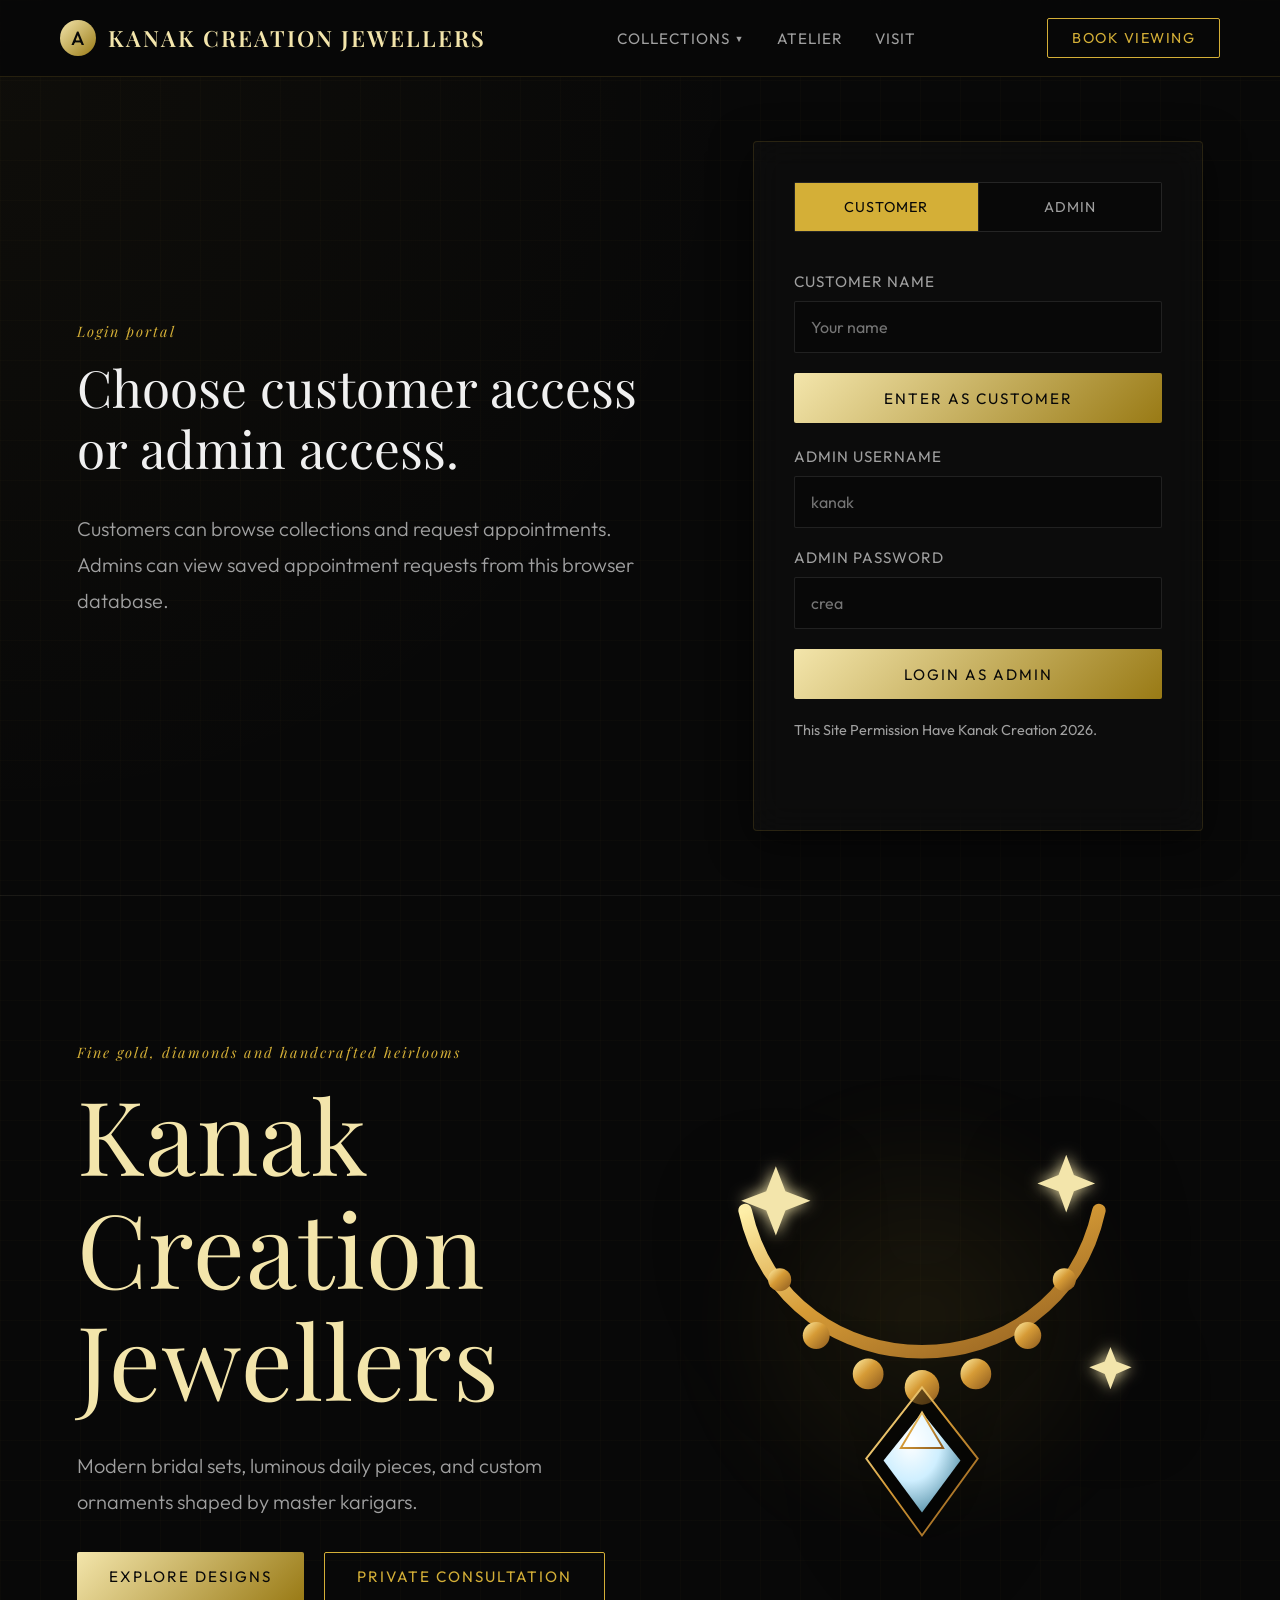
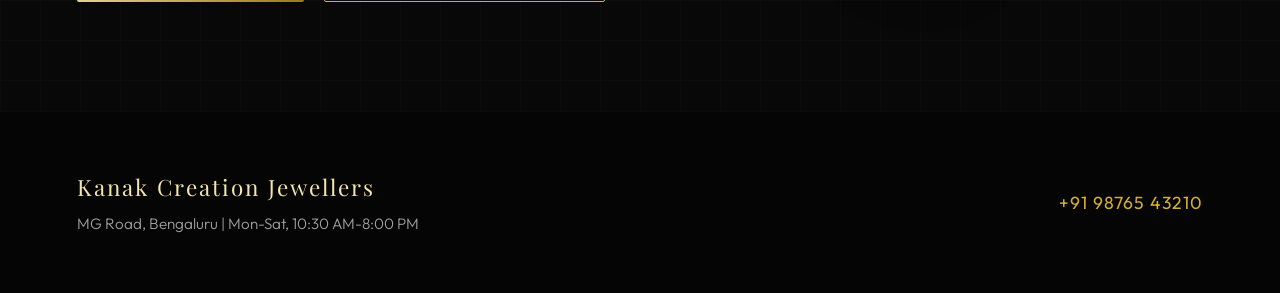
<file: atelier.html>
<!doctype html>
<html lang="en">

<head>
  <meta charset="UTF-8" />
  <meta name="viewport" content="width=device-width, initial-scale=1.0" />
  <title>Atelier - Kanak Creation Jewellers</title>
  <link rel="preconnect" href="https://fonts.googleapis.com">
  <link rel="preconnect" href="https://fonts.gstatic.com" crossorigin>
  <link
    href="https://fonts.googleapis.com/css2?family=Outfit:wght@300;400;500;600&family=Playfair+Display:ital,wght@0,400;0,600;0,700;1,400&display=swap"
    rel="stylesheet">
  <link rel="stylesheet" href="kanakcreation.css" />
</head>

<body>
  <header class="site-header">
    <a class="brand" href="index.html" aria-label="Kanak Creation Jewellers home">
      <span class="brand-mark">A</span>
      <span>Kanak Creation Jewellers</span>
    </a>
    <nav class="nav" aria-label="Primary navigation">
      <a href="collections.html">Collections</a>
      <a href="atelier.html">Atelier</a>
      <a href="#visit">Visit</a>
      <a href="admin.html" id="navAdminLink" style="display: none; color: var(--accent-gold);">Dashboard</a>
    </nav>
    <a class="header-action" href="appointment.html">Book Viewing</a>
    <button class="logout-action" id="logoutButton" type="button" style="display: inline-flex;">Logout</button>
  </header>

  <main>
    <section id="atelier" class="atelier">
      <div class="atelier-art" aria-hidden="true"
        style="border: none; background: transparent; display: flex; justify-content: center; align-items: center;">
        <!-- Please save your second photo as "kc-logo.png" in your project folder! -->
        <img src="1.png" alt="KC Logo"
          style="width: 80%; max-height: 80%; object-fit: contain; animation: logo-glow-float 6s ease-in-out infinite;" />
      </div>
      <div class="atelier-copy">
        <p class="eyebrow">The atelier</p>
        <h2>Custom pieces designed around your story.</h2>
        <p>
          Bring a sketch, a family stone, or a half-formed idea. Our designers shape it into a measured
          CAD concept, wax model, and finished jewel with hallmarked metal and certified stones.
        </p>
        <div class="stats">
          <div><strong>02</strong><span>years of craft</span></div>
          <div><strong>916</strong><span>hallmarked gold</span></div>
          <div><strong>GIA</strong><span>stone guidance</span></div>
        </div>
      </div>
    </section>
  </main>

  <footer id="visit" class="site-footer">
    <div>
      <strong>Kanak Creation Jewellers</strong>
      <p>MG Road, Bengaluru | Mon-Sat, 10:30 AM-8:00 PM</p>
    </div>
    <a href="tel:+919876543210">+91 98765 43210</a>
  </footer>

  <script>
    const currentRole = localStorage.getItem("auroraRole");
    if (currentRole !== "customer" && currentRole !== "admin") {
      window.location.href = "index.html";
    }
    if (currentRole === "admin") {
      document.getElementById("navAdminLink").style.display = "inline";
    }

    document.getElementById("logoutButton").addEventListener("click", () => {
      localStorage.removeItem("auroraRole");
      window.location.href = "index.html";
    });
  </script>
</body>

</html>
</file>
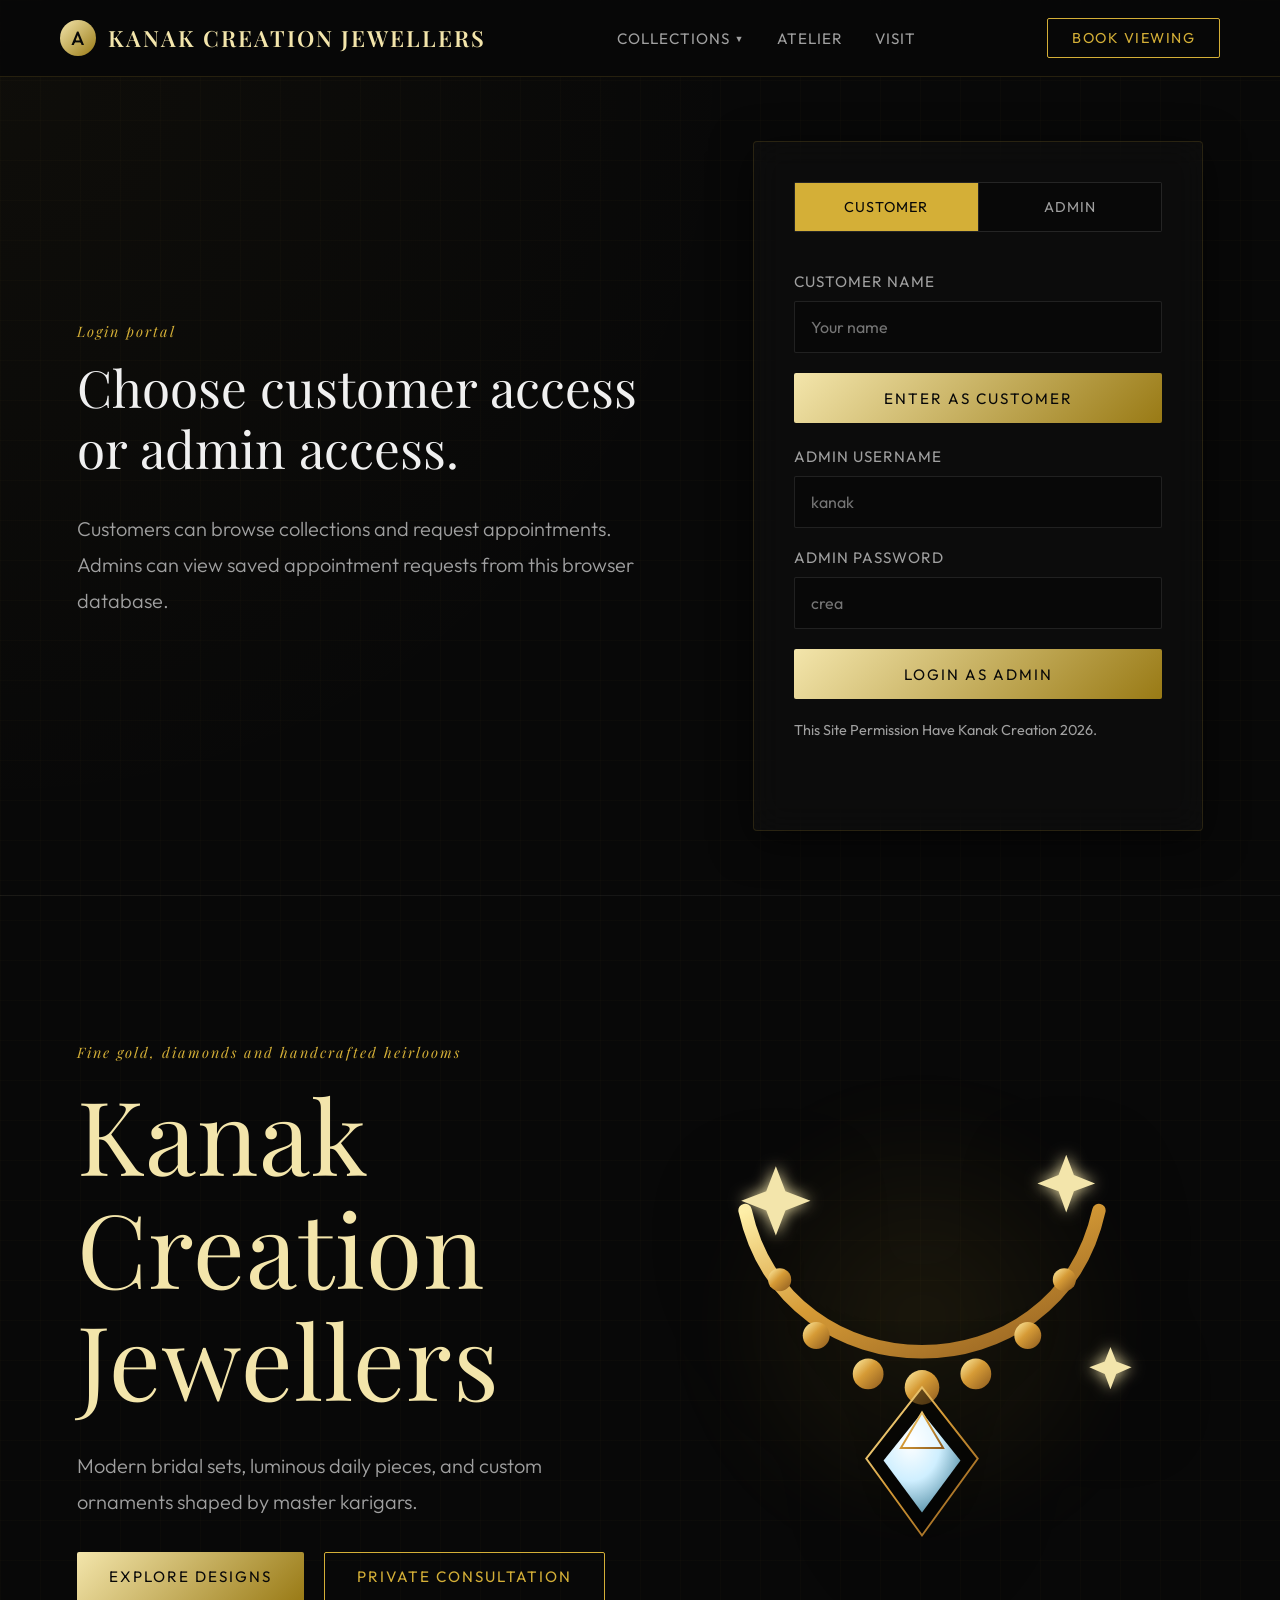
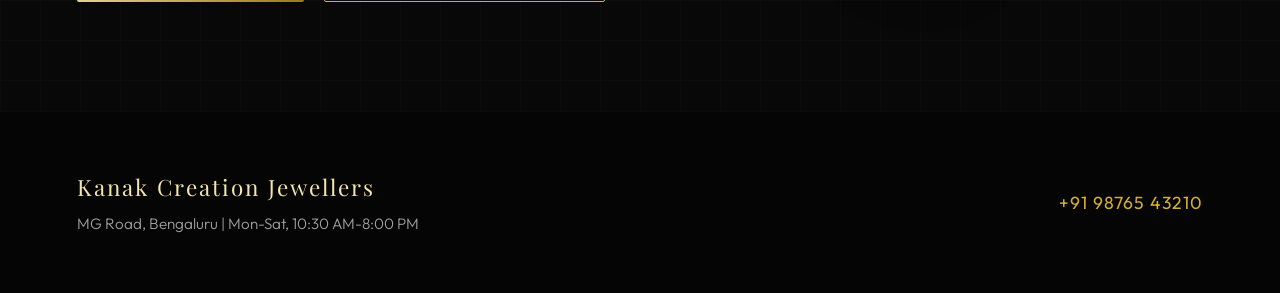
<file: collections.html>
<!doctype html>
<html lang="en">

<head>
  <meta charset="UTF-8" />
  <meta name="viewport" content="width=device-width, initial-scale=1.0" />
  <title>Collections - Kanak Creation Jewellers</title>
  <link rel="preconnect" href="https://fonts.googleapis.com">
  <link rel="preconnect" href="https://fonts.gstatic.com" crossorigin>
  <link
    href="https://fonts.googleapis.com/css2?family=Outfit:wght@300;400;500;600&family=Playfair+Display:ital,wght@0,400;0,600;0,700;1,400&display=swap"
    rel="stylesheet">
  <link rel="stylesheet" href="kanakcreation.css" />
</head>

<body>
  <header class="site-header">
    <button class="menu-toggle" id="mobileMenuToggle" aria-label="Toggle menu">&#9776;</button>
    <a class="brand" href="index.html" aria-label="Kanak Creation Jewellers home">
      <span class="brand-mark">A</span>
      <span>Kanak Creation Jewellers</span>
    </a>
    <nav class="nav" id="mainNav" aria-label="Primary navigation">
      <div class="dropdown">
        <a href="#" class="dropdown-toggle" id="collectionsDropdown">Collections</a>
        <div class="dropdown-menu">
          <a href="collections.html">All Collections</a>
          <a href="collections.html#newArrivals">New Arrivals</a>
          <a href="collections.html#collections">Curated</a>
          <a href="collections.html#Ansh">Segment Of Ring</a>
        </div>
      </div>
      <a href="atelier.html">Atelier</a>
      <a href="#visit">Visit</a>
      <a href="admin.html" id="navAdminLink" style="display: none; color: var(--accent-gold);">Dashboard</a>
    </nav>
    <a class="header-action" href="appointment.html">Book Viewing</a>
    <button class="logout-action" id="logoutButton" type="button" style="display: inline-flex;">Logout</button>
  </header>

  <main>
    <section id="newArrivals" class="section" style="display: none;">
      <div class="section-heading">
        <p class="eyebrow">Fresh from the Atelier</p>
        <h2>New Arrivals.</h2>
      </div>
      <div class="collection-grid" id="dynamicProductsGrid">
        <!-- Dynamic products will be injected here -->
      </div>
    </section>

    <section id="collections" class="section">
      <div class="section-heading">
        <p class="eyebrow">Curated collections</p>
        <h2>Jewellery for every ceremony, milestone and ordinary beautiful day.</h2>
      </div>
      <div class="collection-grid">
        <article class="collection-card">
          <img class="product-img"
            src="https://www.lucirajewelry.com/cdn/shop/files/LJ-R00634YG_1.png?v=1755063639&width=493"
            alt="Diamond bridal ring product image" data-zoomable />
          <h3>Bridal Rings</h3>
        </article>

        <article class="collection-card">
          <img class="product-img" src="https://images.unsplash.com/photo-1611591437281-460bfbe1220a?w=800&q=80"
            alt="Gold bangles product image" data-zoomable />
          <h3>Gold Bangles</h3>
        </article>

        <article class="collection-card">
          <img class="product-img"
            src="https://d25g9z9s77rn4i.cloudfront.net/uploads/product/1461/1742650291_8c88c08f72cb59c2d722.jpg"
            alt="Gemstone earrings product image" data-zoomable />
          <h3>Gemstone Earrings</h3>
        </article>

        <article class="collection-card">
          <img class="product-img" src="https://images.unsplash.com/photo-1535632066927-ab7c9ab60908?w=800&q=80"
            alt="Gemstone earrings product image" data-zoomable />
          <h3>Gemstone Earrings</h3>
        </article>
      </div>
    </section>

    <section id="Ansh" class="section">
      <div class="section-heading">
        <p class="eyebrow">Curated collections</p>
        <h2>Seagment Of Ring.</h2>
      </div>
      <div class="collection-grid">
        <article class="collection-card">
          <img class="product-img" src="https://www.candere.com/media/jewellery/images/GR00255_1.jpg"
            alt="Diamond bridal ring product image" data-zoomable />
          <h3>Bridal Rings</h3>
        </article>

        <article class="collection-card">
          <img class="product-img"
            src="https://www.indianshelf.in/file/product/2025-09/90575Brass%20Leaf%20Designer%20Ring%20for%20Women%201.jpg"
            alt="Gold bangles product image" data-zoomable />
          <h3>Gold Bangles</h3>
        </article>

        <article class="collection-card">
          <img class="product-img"
            src="https://kinclimg3.bluestone.com/f_jpg,c_scale,w_828,q_80,b_rgb:f0f0f0/giproduct/BIDG0319R180_YAA18DIG6XXXXXXXX_ABCD00-PICS-00001-1024-66194.png"
            alt="Gemstone earrings product image" data-zoomable />
          <h3>Gemstone Earrings</h3>
        </article>

        <article class="collection-card">
          <img class="product-img" src="https://i.pinimg.com/736x/2a/01/e1/2a01e1855161a48b762005211a90d06f.jpg"
            alt="Gemstone earrings product image" data-zoomable />
          <h3>Gemstone Earrings</h3>
        </article>
      </div>
    </section>
  </main>

  <footer id="visit" class="site-footer">
    <div>
      <strong>Kanak Creation Jewellers</strong>
      <p>MG Road, Bengaluru | Mon-Sat, 10:30 AM-8:00 PM</p>
    </div>
    <a href="tel:+919876543210">+91 98765 43210</a>
  </footer>

  <div class="zoom-modal" id="zoomModal" aria-hidden="true" role="dialog" aria-label="Product image preview">
    <div class="zoom-panel">
      <button class="zoom-close" type="button" aria-label="Close product image preview">&times;</button>
      <img id="zoomImage" src="" alt="" />
    </div>
  </div>

  <script>
    const currentRole = localStorage.getItem("auroraRole");
    if (currentRole !== "customer" && currentRole !== "admin") {
      window.location.href = "index.html";
    }
    if (currentRole === "admin") {
      const navAdminLink = document.getElementById("navAdminLink");
      if (navAdminLink) navAdminLink.style.display = "inline";
    }

    const logoutBtn = document.getElementById("logoutButton");
    if (logoutBtn) {
      logoutBtn.addEventListener("click", () => {
        localStorage.removeItem("auroraRole");
        window.location.href = "index.html";
      });
    }

    // Mobile Menu & Dropdown logic
    const mobileMenuToggle = document.getElementById("mobileMenuToggle");
    const mainNav = document.getElementById("mainNav");
    if (mobileMenuToggle && mainNav) {
      mobileMenuToggle.addEventListener("click", () => {
        mainNav.classList.toggle("is-open");
      });
    }

    const collectionsDropdown = document.getElementById("collectionsDropdown");
    if (collectionsDropdown) {
      collectionsDropdown.addEventListener("click", (e) => {
        if (window.innerWidth <= 960) {
          e.preventDefault();
          collectionsDropdown.parentElement.classList.toggle("is-active");
        }
      });
    }

    const zoomModal = document.getElementById("zoomModal");
    const zoomImage = document.getElementById("zoomImage");
    const zoomClose = document.querySelector(".zoom-close");

    document.querySelectorAll("[data-zoomable]").forEach((image) => {
      image.addEventListener("click", () => {
        zoomImage.src = image.src;
        zoomImage.alt = image.alt;
        zoomModal.classList.add("is-open");
        zoomModal.setAttribute("aria-hidden", "false");
      });
    });

    function closeZoom() {
      zoomModal.classList.remove("is-open");
      zoomModal.setAttribute("aria-hidden", "true");
      zoomImage.src = "";
    }

    if (zoomClose) zoomClose.addEventListener("click", closeZoom);
    if (zoomModal) zoomModal.addEventListener("click", (event) => {
      if (event.target === zoomModal) closeZoom();
    });
    document.addEventListener("keydown", (event) => {
      if (event.key === "Escape" && zoomModal && zoomModal.classList.contains("is-open")) closeZoom();
    });

    const databaseName = "auroraJewellers";
    const productsStoreName = "products";

    function openDatabase() {
      return new Promise((resolve, reject) => {
        const request = indexedDB.open(databaseName, 4);

        request.onupgradeneeded = (event) => {
          const database = request.result;
          if (!database.objectStoreNames.contains("appointments")) {
            database.createObjectStore("appointments", { keyPath: "id", autoIncrement: true });
          }
          if (!database.objectStoreNames.contains(productsStoreName)) {
            database.createObjectStore(productsStoreName, { keyPath: "id", autoIncrement: true });
          }
          if (!database.objectStoreNames.contains("categories")) {
            database.createObjectStore("categories", { keyPath: "id" });
          }
        };

        request.onsuccess = () => resolve(request.result);
        request.onerror = () => reject(request.error);
      });
    }

    async function loadCustomCategoriesAndProducts() {
      try {
        const database = await openDatabase();

        // Load custom categories first
        const catTx = database.transaction("categories", "readonly");
        const catStore = catTx.objectStore("categories");
        const catReq = catStore.getAll();

        catReq.onsuccess = () => {
          const categories = catReq.result;
          const mainEl = document.querySelector("main");
          const dropdownMenu = document.querySelector(".dropdown-menu");

          categories.forEach(cat => {
            // Append to nav dropdown if it exists
            if (dropdownMenu) {
              const link = document.createElement("a");
              link.href = `collections.html#${cat.id}`;
              link.textContent = cat.name;
              dropdownMenu.appendChild(link);
            }

            // Create the category section if it doesn't exist
            if (!document.getElementById(cat.id)) {
              const section = document.createElement("section");
              section.id = cat.id;
              section.className = "section";
              section.style.display = "none"; // Hide empty custom sections initially
              section.innerHTML = `
                <div class="section-heading">
                  <p class="eyebrow">Custom Collection</p>
                  <h2>${cat.name}.</h2>
                </div>
                <div class="collection-grid"></div>
              `;
              mainEl.appendChild(section);
            }
          });

          // Now load products
          const prodTx = database.transaction(productsStoreName, "readonly");
          const prodStore = prodTx.objectStore(productsStoreName);
          const prodReq = prodStore.getAll();

          prodReq.onsuccess = () => {
            database.close();
            const products = prodReq.result.reverse();

            if (products.length > 0) {
              products.forEach(product => {
                const category = product.category || "newArrivals";
                const section = document.getElementById(category);

                if (section) {
                  // Reveal section since it now contains at least one product
                  if (category === "newArrivals" || categories.some(c => c.id === category)) {
                    section.style.display = "block";
                  }

                  let grid = section.querySelector(".collection-grid");
                  if (grid) {
                    const article = document.createElement("article");
                    article.className = "collection-card";
                    article.innerHTML = `
                      <img class="product-img" src="${product.imageUrl}" alt="${product.name}" data-zoomable />
                      <h3>${product.name}</h3>
                      <span class="product-weight">${product.weight}g</span>
                    `;
                    grid.insertBefore(article, grid.firstChild);

                    const newImg = article.querySelector("img");
                    newImg.addEventListener("click", () => {
                      zoomImage.src = newImg.src;
                      zoomImage.alt = newImg.alt;
                      zoomModal.classList.add("is-open");
                      zoomModal.setAttribute("aria-hidden", "false");
                    });
                  }
                }
              });
            }
          };

          prodReq.onerror = () => {
            database.close();
            console.error("Failed to load products");
          };
        };

        catReq.onerror = () => {
          database.close();
          console.error("Failed to load categories");
        };
      } catch (error) {
        console.error("Failed to load dynamic data:", error);
      }
    }

    loadCustomCategoriesAndProducts();
  </script>
</body>

</html>
</file>
<file: kanakcreation.css>
:root {
  color-scheme: dark;
  --bg-color: #080808;
  --bg-gradient: radial-gradient(circle at top right, #1a1a1a, #050505);
  --text-primary: #f0f0f0;
  --text-muted: #a0a0a0;
  --accent-gold: #D4AF37;
  --accent-gold-dark: #997A15;
  --accent-light: #F3E5AB;
  --glass-bg: rgba(255, 255, 255, 0.02);
  --glass-border: rgba(212, 175, 55, 0.15);
  --glass-shadow: 0 10px 40px rgba(0, 0, 0, 0.6);
  --error: #E57373;
  --success: #81C784;
}

* {
  box-sizing: border-box;
}

html {
  scroll-behavior: smooth;
}

body {
  margin: 0;
  min-width: 320px;
  font-family: 'Outfit', sans-serif;
  color: var(--text-primary);
  background: var(--bg-color);
  background-image:
    linear-gradient(rgba(212, 175, 55, 0.02) 1px, transparent 1px),
    linear-gradient(90deg, rgba(212, 175, 55, 0.02) 1px, transparent 1px);
  background-size: 40px 40px;
}

h1,
h2,
h3,
.brand,
.eyebrow,
.stats strong {
  font-family: 'Playfair Display', serif;
}

a {
  color: inherit;
  text-decoration: none;
  transition: all 0.4s ease;
}

/* Glassmorphism utility */
.login-card,
.collection-card,
.booking-form,
.saved-requests,
.zoom-panel {
  background: var(--glass-bg);
  backdrop-filter: blur(16px);
  -webkit-backdrop-filter: blur(16px);
  border: 1px solid var(--glass-border);
  box-shadow: var(--glass-shadow);
  border-radius: 4px;
  /* sharper, more elegant corners */
}

/* Header */
.site-header {
  position: sticky;
  top: 0;
  z-index: 20;
  display: flex;
  align-items: center;
  justify-content: space-between;
  gap: 24px;
  padding: 18px clamp(20px, 5vw, 60px);
  background: rgba(8, 8, 8, 0.9);
  border-bottom: 1px solid var(--glass-border);
  backdrop-filter: blur(20px);
}

.brand {
  display: flex;
  align-items: center;
  gap: 12px;
  font-weight: 600;
  letter-spacing: 2px;
  font-size: 1.4rem;
  color: var(--accent-light);
  text-transform: uppercase;
}

.brand-mark {
  display: grid;
  place-items: center;
  width: 36px;
  height: 36px;
  border-radius: 50%;
  color: var(--bg-color);
  background: linear-gradient(135deg, var(--accent-light), var(--accent-gold-dark));
  font-family: 'Outfit', sans-serif;
  font-weight: 500;
  font-size: 1.2rem;
}

.nav {
  display: flex;
  align-items: center;
  gap: 32px;
  font-size: 0.95rem;
  font-weight: 400;
  letter-spacing: 1px;
  color: var(--text-muted);
  text-transform: uppercase;
}

.nav a:hover {
  color: var(--accent-gold);
}

.header-action {
  padding: 10px 24px;
  border: 1px solid var(--accent-gold);
  border-radius: 2px;
  color: var(--accent-gold);
  font-family: 'Outfit', sans-serif;
  font-weight: 400;
  font-size: 0.9rem;
  text-transform: uppercase;
  letter-spacing: 1.5px;
  transition: all 0.4s;
}

.header-action:hover {
  background: var(--accent-gold);
  color: var(--bg-color);
}

.logout-action {
  display: none;
  padding: 10px 24px;
  border: 1px solid var(--text-muted);
  border-radius: 2px;
  color: var(--text-muted);
  background: transparent;
  font-family: 'Outfit', sans-serif;
  font-size: 0.9rem;
  font-weight: 400;
  text-transform: uppercase;
  letter-spacing: 1px;
  cursor: pointer;
  transition: all 0.4s;
}

.logout-action:hover {
  border-color: var(--error);
  color: var(--error);
}

body.admin-mode .logout-action,
body.customer-mode .logout-action {
  display: inline-flex;
}

/* Buttons */
.button {
  display: inline-flex;
  align-items: center;
  justify-content: center;
  min-height: 50px;
  padding: 0 32px;
  border-radius: 2px;
  font-family: 'Outfit', sans-serif;
  font-weight: 400;
  font-size: 0.95rem;
  text-transform: uppercase;
  letter-spacing: 2px;
  cursor: pointer;
  transition: all 0.4s ease;
}

.button.primary {
  color: var(--bg-color);
  background: linear-gradient(135deg, var(--accent-light), var(--accent-gold-dark));
  border: none;
}

.button.primary:hover {
  box-shadow: 0 10px 25px rgba(212, 175, 55, 0.2);
  transform: translateY(-2px);
}

.button.secondary {
  color: var(--accent-gold);
  background: transparent;
  border: 1px solid var(--accent-gold);
}

.button.secondary:hover {
  background: rgba(212, 175, 55, 0.05);
}

.small-button {
  min-height: 40px;
  padding: 0 20px;
  border: 1px solid var(--text-muted);
  border-radius: 2px;
  color: var(--text-primary);
  background: transparent;
  font-family: 'Outfit', sans-serif;
  font-weight: 400;
  font-size: 0.85rem;
  text-transform: uppercase;
  letter-spacing: 1px;
  cursor: pointer;
  transition: all 0.4s;
}

.small-button:hover {
  border-color: var(--accent-gold);
  color: var(--accent-gold);
}

/* Sections */
.section,
.atelier,
.appointment {
  padding: clamp(80px, 10vw, 120px) clamp(20px, 6vw, 80px);
  position: relative;
}

.eyebrow {
  margin: 0 0 16px;
  color: var(--accent-gold);
  font-size: 0.9rem;
  font-style: italic;
  letter-spacing: 2px;
}

h1 {
  margin: 0;
  max-width: 800px;
  font-size: clamp(3.5rem, 8vw, 6.5rem);
  line-height: 1.1;
  letter-spacing: 1px;
  color: var(--accent-light);
  font-weight: 400;
}

h2 {
  margin: 0;
  font-size: clamp(2.2rem, 4vw, 4rem);
  line-height: 1.2;
  font-weight: 400;
  color: var(--text-primary);
}

h3 {
  margin: 20px 0 8px;
  font-size: 1.6rem;
  font-weight: 400;
  letter-spacing: 1px;
  color: var(--accent-light);
}

p {
  overflow-wrap: anywhere;
}

/* Forms & Inputs */
label {
  display: grid;
  gap: 10px;
  color: var(--text-muted);
  font-family: 'Outfit', sans-serif;
  font-weight: 400;
  font-size: 0.95rem;
  text-transform: uppercase;
  letter-spacing: 1px;
}

input,
select {
  width: 100%;
  min-height: 52px;
  padding: 0 16px;
  border: 1px solid rgba(255, 255, 255, 0.1);
  border-radius: 2px;
  color: var(--text-primary);
  background: rgba(0, 0, 0, 0.3);
  font-family: 'Outfit', sans-serif;
  font-size: 1rem;
  transition: all 0.4s;
}

input:focus,
select:focus {
  outline: none;
  border-color: var(--accent-gold);
  box-shadow: inset 0 0 10px rgba(212, 175, 55, 0.05);
}

/* Login Portal */
.login-portal {
  display: grid;
  grid-template-columns: minmax(0, 1.2fr) minmax(320px, 450px);
  gap: 60px;
  align-items: center;
  padding: clamp(60px, 5vw, 100px) clamp(20px, 6vw, 80px);
  border-bottom: 1px solid rgba(255, 255, 255, 0.05);
  background: radial-gradient(circle at top left, rgba(212, 175, 55, 0.03), transparent 50%);
}

.login-copy h2 {
  max-width: 680px;
  margin-bottom: 24px;
}

.login-card {
  display: grid;
  gap: 24px;
  padding: 40px;
}

.role-tabs {
  display: grid;
  grid-template-columns: 1fr 1fr;
  gap: 1px;
  background: rgba(255, 255, 255, 0.1);
  padding: 1px;
  border-radius: 2px;
  margin-bottom: 16px;
}

.role-tab {
  min-height: 48px;
  border: none;
  color: var(--text-muted);
  background: var(--bg-color);
  font-family: 'Outfit', sans-serif;
  font-weight: 400;
  font-size: 0.9rem;
  text-transform: uppercase;
  letter-spacing: 1px;
  cursor: pointer;
  transition: all 0.4s;
}

.role-tab.is-active {
  color: var(--bg-color);
  background: var(--accent-gold);
}

.portal-form {
  display: grid;
  gap: 20px;
}

.portal-note {
  margin: 0;
  color: var(--text-muted);
  font-size: 0.9rem;
  line-height: 1.6;
}

.portal-status,
.form-status {
  min-height: 24px;
  margin: 0;
  color: var(--success);
  font-weight: 400;
  font-size: 1rem;
}

.portal-status.is-error,
.form-status.is-error {
  color: var(--error);
}

/* Visibility toggles */
.admin-only,
.customer-only,
body.customer-mode .admin-only {
  display: none;
}

body.admin-mode .admin-only {
  display: grid;
}

body.customer-mode .customer-only {
  display: block;
}

body.customer-mode .collection-grid,
body.customer-mode .atelier {
  display: grid;
}

/* Hero Section */
.hero {
  display: grid;
  grid-template-columns: minmax(0, 1fr) minmax(360px, 1fr);
  align-items: center;
  min-height: calc(100vh - 85px);
  padding: clamp(60px, 6vw, 100px) clamp(20px, 6vw, 80px) 40px;
  overflow: hidden;
  position: relative;
}

.hero-copy {
  max-width: 690px;
  position: relative;
  z-index: 2;
}

.hero-text {
  max-width: 580px;
  margin: 32px 0;
  color: var(--text-muted);
  font-size: clamp(1.1rem, 1.8vw, 1.25rem);
  line-height: 1.8;
  font-weight: 300;
}

.hero-actions {
  display: flex;
  gap: 20px;
  flex-wrap: wrap;
}

.hero-art {
  position: relative;
  display: grid;
  place-items: center;
  min-height: 600px;
  z-index: 2;
}

.halo {
  position: absolute;
  width: min(80vw, 540px);
  aspect-ratio: 1;
  border-radius: 50%;
  background: radial-gradient(circle at center, rgba(212, 175, 55, 0.1), transparent 60%);
  filter: blur(30px);
  animation: pulse-halo 8s ease-in-out infinite alternate;
}

@keyframes pulse-halo {
  0% {
    transform: scale(0.9);
    opacity: 0.5;
  }

  100% {
    transform: scale(1.1);
    opacity: 1;
  }
}

.necklace {
  position: relative;
  width: min(90vw, 500px);
  filter: drop-shadow(0 20px 40px rgba(0, 0, 0, 0.5));
  animation: float 8s ease-in-out infinite;
}

.chain {
  fill: none;
  stroke: url(#gold);
  stroke-width: 14;
  stroke-linecap: round;
}

.beads circle {
  fill: url(#gold);
}

.pendant path {
  fill: rgba(0, 0, 0, 0.5);
  stroke: url(#gold);
  stroke-width: 2;
}

.pendant .gem {
  fill: url(#diamond);
  stroke: none;
}

.pendant .shine {
  fill: rgba(255, 255, 255, 0.4);
}

.sparkles path {
  fill: var(--accent-light);
  filter: drop-shadow(0 0 8px var(--accent-light));
  animation: twinkle 3s ease-in-out infinite alternate;
}

@keyframes twinkle {
  0% {
    opacity: 0.3;
    transform: scale(0.9);
  }

  100% {
    opacity: 1;
    transform: scale(1.1);
  }
}

/* Collections */
.section-heading {
  max-width: 900px;
  margin-bottom: 60px;
  position: relative;
  z-index: 2;
}

.collection-grid {
  display: grid;
  grid-template-columns: repeat(auto-fit, minmax(300px, 1fr));
  gap: 40px;
  position: relative;
  z-index: 2;
}

.collection-card {
  padding: 32px;
  transition: transform 0.5s ease, box-shadow 0.5s ease;
  text-align: center;
}

.collection-card:hover {
  transform: translateY(-8px);
  box-shadow: 0 20px 50px rgba(0, 0, 0, 0.8), 0 0 20px rgba(212, 175, 55, 0.05);
}

.product-img {
  display: block;
  width: 100%;
  height: 240px;
  object-fit: contain;
  background: transparent;
  cursor: zoom-in;
  transition: transform 0.5s ease;
}

.collection-card:hover .product-img {
  transform: scale(1.05);
}

/* Zoom Modal */
.zoom-modal {
  position: fixed;
  inset: 0;
  z-index: 100;
  display: none;
  align-items: center;
  justify-content: center;
  padding: 40px;
  background: rgba(0, 0, 0, 0.85);
  backdrop-filter: blur(20px);
}

.zoom-modal.is-open {
  display: flex;
}

.zoom-panel {
  position: relative;
  width: min(90vw, 1200px);
  max-height: 90vh;
  padding: 40px;
  border: 1px solid rgba(212, 175, 55, 0.2);
  box-shadow: 0 30px 100px rgba(0, 0, 0, 0.9);
}

.zoom-panel img {
  display: block;
  width: 100%;
  max-height: 75vh;
  object-fit: contain;
}

.zoom-close {
  position: absolute;
  top: 20px;
  right: 20px;
  display: grid;
  place-items: center;
  width: 40px;
  height: 40px;
  border: 1px solid var(--text-muted);
  border-radius: 50%;
  color: var(--text-muted);
  background: transparent;
  font-family: 'Outfit', sans-serif;
  font-size: 1.5rem;
  line-height: 1;
  cursor: pointer;
  transition: all 0.4s;
}

.zoom-close:hover {
  border-color: var(--accent-gold);
  color: var(--accent-gold);
  transform: rotate(90deg);
}

/* Atelier */
.atelier {
  display: grid;
  grid-template-columns: minmax(300px, 1fr) minmax(0, 1.2fr);
  gap: clamp(60px, 8vw, 100px);
  align-items: center;
  background: linear-gradient(to right, rgba(212, 175, 55, 0.02), transparent);
  border-top: 1px solid rgba(255, 255, 255, 0.02);
  border-bottom: 1px solid rgba(255, 255, 255, 0.02);
}

.atelier-copy p {
  color: var(--text-muted);
  font-size: 1.1rem;
  line-height: 1.8;
  font-weight: 300;
  margin-bottom: 40px;
}

.atelier-art {
  position: relative;
  min-height: 500px;
  border: 1px solid rgba(212, 175, 55, 0.1);
  border-radius: 2px;
  background: rgba(0, 0, 0, 0.3);
  overflow: hidden;
}

.atelier-art::before {
  content: '';
  position: absolute;
  inset: 0;
  background: radial-gradient(circle at center, rgba(212, 175, 55, 0.05), transparent 70%);
}

.atelier-art span {
  position: absolute;
  display: block;
  border: 1px solid rgba(212, 175, 55, 0.3);
  border-radius: 50%;
  box-shadow: inset 0 0 20px rgba(212, 175, 55, 0.05);
  animation: rotate-ring 20s linear infinite;
}

@keyframes rotate-ring {
  0% {
    transform: rotate(0deg);
  }

  100% {
    transform: rotate(360deg);
  }
}

.atelier-art span:nth-child(1) {
  width: 280px;
  height: 280px;
  left: 10%;
  top: 20%;
  border-style: dashed;
  animation-duration: 30s;
}

.atelier-art span:nth-child(2) {
  width: 200px;
  height: 200px;
  right: 15%;
  top: 15%;
  animation-duration: 25s;
  animation-direction: reverse;
}

.atelier-art span:nth-child(3) {
  width: 140px;
  height: 140px;
  left: 40%;
  bottom: 15%;
  border: 2px solid rgba(243, 229, 171, 0.2);
  animation-duration: 15s;
}

.atelier-art span:nth-child(4) {
  width: 60px;
  height: 60px;
  right: 25%;
  bottom: 25%;
  background: linear-gradient(135deg, var(--accent-light), var(--accent-gold-dark));
  border: none;
  box-shadow: 0 10px 30px rgba(212, 175, 55, 0.2);
  animation: float 6s ease-in-out infinite;
}

.stats {
  display: flex;
  gap: 30px;
  flex-wrap: wrap;
}

.stats div {
  flex: 1;
  min-width: 150px;
  padding: 30px 20px;
  border-radius: 2px;
  border: 1px solid rgba(255, 255, 255, 0.05);
  background: rgba(0, 0, 0, 0.2);
  text-align: center;
  transition: all 0.4s;
}

.stats div:hover {
  border-color: rgba(212, 175, 55, 0.3);
  background: rgba(212, 175, 55, 0.02);
}

.stats strong {
  display: block;
  font-size: 3rem;
  color: var(--accent-light);
  margin-bottom: 12px;
  font-weight: 400;
}

.stats span {
  display: block;
  color: var(--text-muted);
  font-size: 0.85rem;
  text-transform: uppercase;
  letter-spacing: 2px;
}

/* Appointment */
.appointment {
  display: grid;
  grid-template-columns: minmax(0, 1fr) minmax(380px, 1.2fr);
  gap: 80px;
  align-items: start;
}

.booking-form {
  display: grid;
  gap: 24px;
  padding: 40px;
}

.appointment-panel {
  display: grid;
  gap: 32px;
}

.saved-requests {
  display: grid;
  gap: 24px;
  padding: 40px;
  border-color: rgba(212, 175, 55, 0.2);
}

.saved-requests-header {
  display: flex;
  align-items: center;
  justify-content: space-between;
}

.request-list {
  display: grid;
  gap: 16px;
  margin: 0;
  padding: 0;
  list-style: none;
  max-height: 400px;
  overflow-y: auto;
  padding-right: 12px;
}

/* Scrollbar */
::-webkit-scrollbar {
  width: 6px;
}

::-webkit-scrollbar-track {
  background: rgba(0, 0, 0, 0.2);
}

::-webkit-scrollbar-thumb {
  background: rgba(212, 175, 55, 0.2);
  border-radius: 4px;
}

::-webkit-scrollbar-thumb:hover {
  background: rgba(212, 175, 55, 0.4);
}

.request-item {
  display: grid;
  gap: 8px;
  padding: 20px;
  border: 1px solid rgba(255, 255, 255, 0.05);
  border-radius: 2px;
  background: rgba(0, 0, 0, 0.2);
  transition: all 0.4s;
}

.request-item:hover {
  border-color: rgba(212, 175, 55, 0.2);
  background: rgba(212, 175, 55, 0.02);
}

.request-item strong {
  color: var(--accent-light);
  font-size: 1.2rem;
  font-family: 'Playfair Display', serif;
  letter-spacing: 1px;
}

.request-meta,
.empty-requests {
  margin: 0;
  color: var(--text-muted);
  font-size: 0.95rem;
  font-weight: 300;
}

/* Footer */
.site-footer {
  display: flex;
  justify-content: space-between;
  align-items: center;
  flex-wrap: wrap;
  gap: 32px;
  padding: 60px clamp(20px, 6vw, 80px);
  background: #050505;
  border-top: 1px solid rgba(255, 255, 255, 0.02);
}

.site-footer strong {
  font-family: 'Playfair Display', serif;
  font-size: 1.4rem;
  color: var(--accent-light);
  letter-spacing: 2px;
  font-weight: 400;
}

.site-footer p {
  margin: 12px 0 0;
  color: var(--text-muted);
  font-size: 0.95rem;
  font-weight: 300;
}

.site-footer a {
  font-family: 'Outfit', sans-serif;
  font-size: 1.1rem;
  color: var(--accent-gold);
  letter-spacing: 1px;
}

.site-footer a:hover {
  color: var(--accent-light);
}

/* Animations */
@keyframes float {

  0%,
  100% {
    transform: translateY(0);
  }

  50% {
    transform: translateY(-15px);
  }
}

@keyframes logo-glow-float {

  0%,
  100% {
    transform: translateY(0) scale(1);
    filter: drop-shadow(0 10px 40px rgba(212, 175, 55, 0.4));
  }

  50% {
    transform: translateY(-20px) scale(1.02);
    filter: drop-shadow(0 20px 60px rgba(212, 175, 55, 0.8));
  }
}

/* Product Weight Badge */
.product-weight {
  display: inline-block;
  margin-top: 12px;
  padding: 4px 12px;
  background: rgba(212, 175, 55, 0.1);
  border: 1px solid rgba(212, 175, 55, 0.3);
  border-radius: 20px;
  color: var(--accent-light);
  font-family: 'Outfit', sans-serif;
  font-size: 0.85rem;
  font-weight: 500;
  letter-spacing: 1px;
}

/* Dashboard Stats */
.dashboard-stats {
  margin-bottom: 60px;
}

.stat-card {
  padding: 30px;
  background: var(--glass-bg);
  backdrop-filter: blur(16px);
  -webkit-backdrop-filter: blur(16px);
  border: 1px solid var(--glass-border);
  border-radius: 4px;
  box-shadow: var(--glass-shadow);
  max-width: 500px;
}

.stat-title {
  margin: 0 0 12px;
  font-size: 1rem;
  color: var(--text-muted);
  text-transform: uppercase;
  letter-spacing: 2px;
}

.stat-value {
  font-size: 2.8rem;
  font-family: 'Playfair Display', serif;
  color: var(--accent-gold);
  margin-bottom: 24px;
  line-height: 1;
}

.progress-track {
  height: 8px;
  background: rgba(255, 255, 255, 0.1);
  border-radius: 4px;
  overflow: hidden;
  margin-bottom: 12px;
}

.progress-fill {
  height: 100%;
  background: linear-gradient(90deg, var(--accent-gold-dark), var(--accent-light));
  border-radius: 4px;
  transition: width 1s ease-out;
}

.stat-subtitle {
  margin: 0;
  font-size: 0.9rem;
  color: var(--text-muted);
}

/* Dropdown Menu */
.dropdown {
  position: relative;
  display: inline-block;
}

.dropdown-toggle {
  display: flex;
  align-items: center;
  gap: 4px;
}

.dropdown-toggle::after {
  content: '▼';
  font-size: 0.6em;
}

.dropdown-menu {
  display: none;
  position: absolute;
  top: 100%;
  left: 0;
  background: rgba(8, 8, 8, 0.95);
  min-width: 200px;
  box-shadow: 0 8px 16px rgba(0, 0, 0, 0.5);
  border: 1px solid var(--glass-border);
  border-radius: 4px;
  z-index: 1000;
  backdrop-filter: blur(16px);
  padding: 8px 0;
}

.dropdown:hover .dropdown-menu {
  display: block;
}

.dropdown-menu a {
  color: var(--text-primary);
  padding: 12px 16px;
  text-decoration: none;
  display: block;
  font-size: 0.9rem;
  transition: background 0.3s, color 0.3s;
}

.dropdown-menu a:hover {
  background: rgba(212, 175, 55, 0.1);
  color: var(--accent-gold);
}

.menu-toggle {
  display: none;
  background: transparent;
  border: none;
  color: var(--text-primary);
  font-size: 1.8rem;
  cursor: pointer;
  padding: 0;
  line-height: 1;
}

/* Responsive */
@media (max-width: 960px) {
  .site-header {
    flex-wrap: wrap;
  }

  .menu-toggle {
    display: block;
    order: 1;
  }

  .brand {
    order: 2;
    flex-grow: 1;
    justify-content: center;
  }

  .header-action {
    order: 3;
  }

  .logout-action {
    order: 4;
  }

  .nav {
    order: 5;
    width: 100%;
    display: none;
    flex-direction: column;
    gap: 0;
    margin-top: 20px;
    background: rgba(8, 8, 8, 0.98);
    border: 1px solid var(--glass-border);
    border-radius: 4px;
    padding: 10px 0;
  }

  .nav.is-open {
    display: flex;
  }

  .nav>a,
  .nav>.dropdown {
    padding: 12px 20px;
    width: 100%;
    text-align: left;
    border-bottom: 1px solid rgba(255, 255, 255, 0.05);
  }

  .nav>a:last-child {
    border-bottom: none;
  }

  .dropdown-menu {
    position: static;
    display: none;
    background: transparent;
    border: none;
    box-shadow: none;
    padding-left: 20px;
  }

  .dropdown.is-active .dropdown-menu {
    display: block;
  }

  .login-portal,
  .hero,
  .atelier,
  .appointment {
    grid-template-columns: 1fr;
    gap: 60px;
  }

  .hero-art {
    min-height: 400px;
  }

  h1 {
    font-size: clamp(3rem, 10vw, 4.5rem);
  }
}

@media (max-width: 500px) {
  .header-action {
    width: 100%;
    text-align: center;
    order: 3;
    margin-top: 10px;
  }

  .logout-action {
    width: 100%;
    text-align: center;
    order: 4;
    margin-top: 10px;
  }

  .nav {
    order: 5;
  }

  .hero-actions .button {
    width: 100%;
  }

  .stats {
    flex-direction: column;
  }

  .login-portal {
    padding: 40px 20px;
  }

  .login-card {
    padding: 20px;
  }
}
</file>
